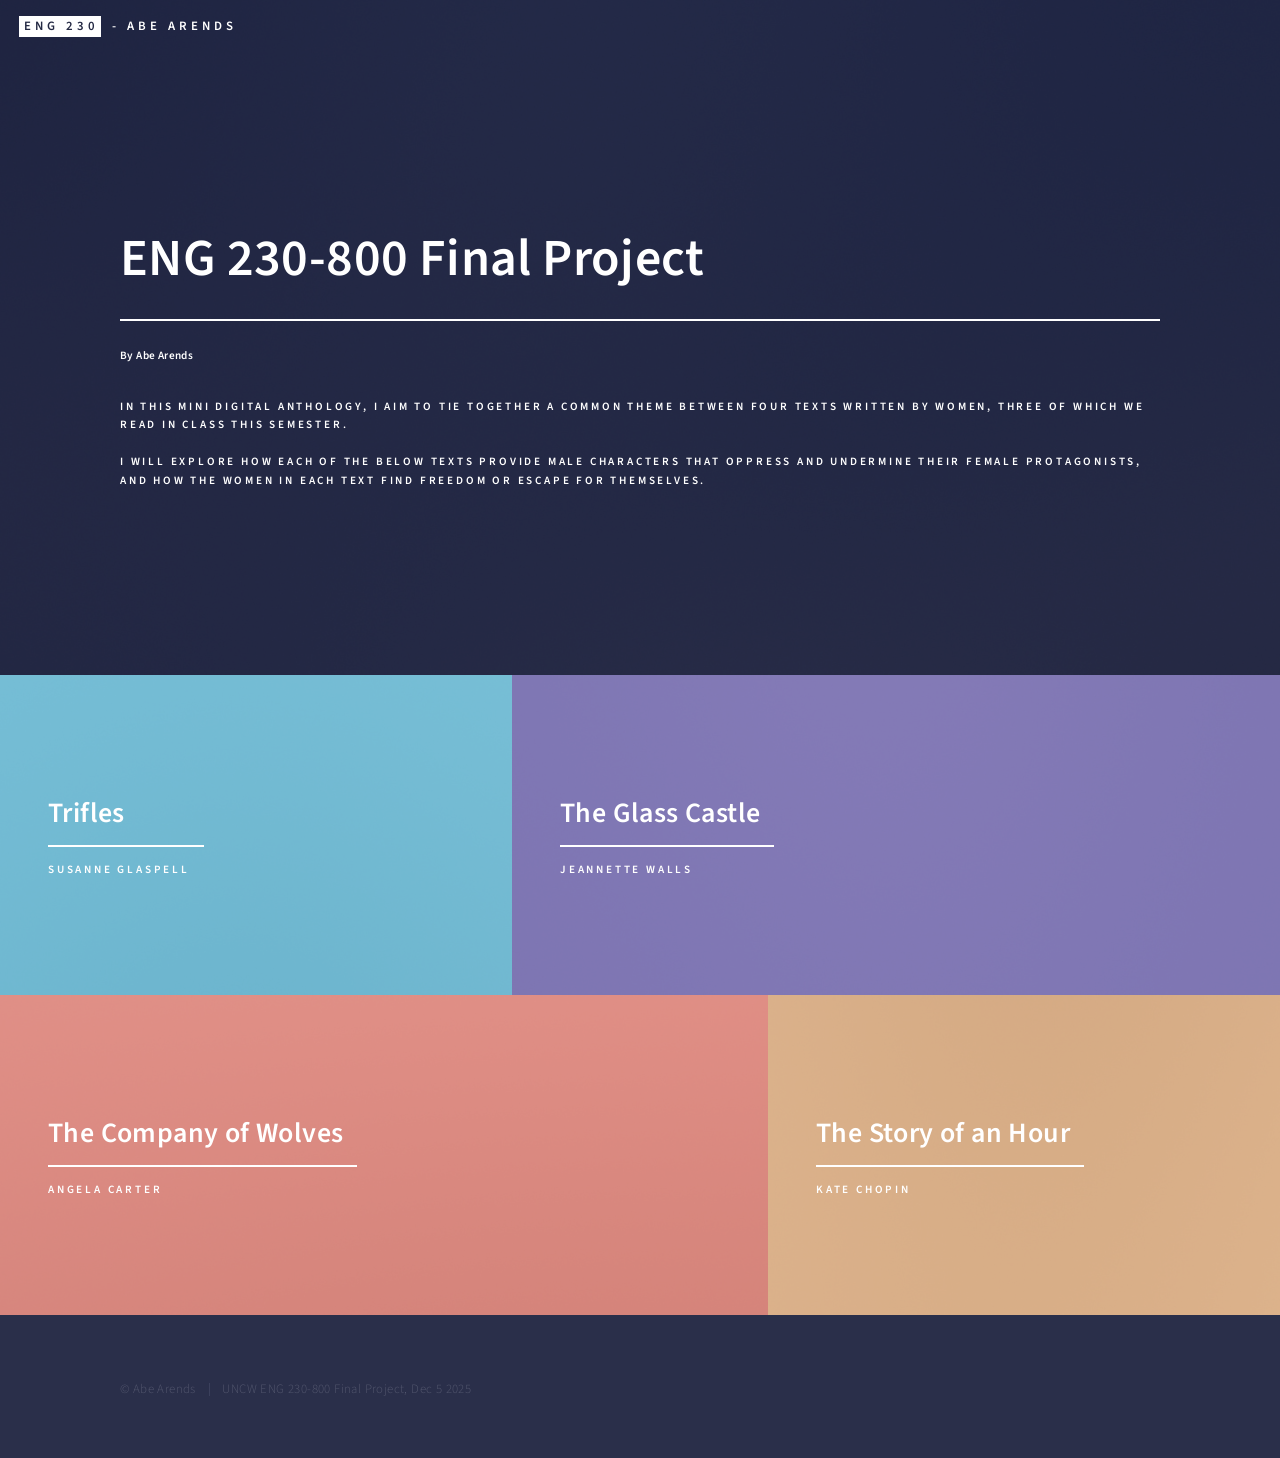
<file: index.html>
<!DOCTYPE HTML>
<!--
	Forty by HTML5 UP
	html5up.net | @ajlkn
	Free for personal and commercial use under the CCA 3.0 license (html5up.net/license)
-->
<html>
	<head>
		<title>ENG 230 Final Project</title>
		<meta charset="utf-8" />
		<meta name="viewport" content="width=device-width, initial-scale=1, user-scalable=no" />
		<link rel="stylesheet" href="assets/css/main.css" />
		<noscript><link rel="stylesheet" href="assets/css/noscript.css" /></noscript>
	</head>
	<body class="is-preload">

		<!-- Wrapper -->
			<div id="wrapper">

				<!-- Header -->
					<header id="header" class="alt">
						<a href="index.html" class="logo"><strong>ENG 230</strong> <span> - Abe Arends</span></a>
					</header>

				<!-- Menu -->
					

				<!-- Banner -->
					<section id="banner" class="major">
						<div class="inner">
							<header class="major">
								<h1>ENG 230-800 Final Project</h1>
								<h6>By Abe Arends</h6>
							</header>
							<div class="content">
								<p>In this mini digital anthology, I aim to tie together a common theme between four texts written by women, three of which we read in class this semester.<br><br>
								I will explore how each of the below texts provide male characters that oppress and undermine their female protagonists, and how the women in each text find freedom or escape for themselves.
								</p>
								
							</div>
						</div>
					</section>

				<!-- Main -->
					<div id="main">

						<!-- One -->
							<section id="one" class="tiles">
								<article>
									<span class="image">
										<img src="images/pic01.jpg" alt="" />
									</span>
									<header class="major">
										<h3><a href="trifles.html" class="link">Trifles</a></h3>
										<p>Susanne Glaspell</p>
									</header>
								</article>
								<article>
									<span class="image">
										<img src="images/pic02.jpg" alt="" />
									</span>
									<header class="major">
										<h3><a href="glass.html" class="link">The Glass Castle</a></h3>
										<p>Jeannette Walls</p>
									</header>
								</article>
								<article>
									<span class="image">
										<img src="images/pic03.jpg" alt="" />
									</span>
									<header class="major">
										<h3><a href="company.html" class="link">The Company of Wolves</a></h3>
										<p>Angela Carter</p>
									</header>
								</article>
								<article>
									<span class="image">
										<img src="images/pic04.jpg" alt="" />
									</span>
									<header class="major">
										<h3><a href="story.html" class="link">The Story of an Hour</a></h3>
										<p>Kate Chopin</p>
									</header>
								</article>
								
							</section>


										<!-- Footer -->
						<footer id="footer">
							<div class="inner">
								<ul class="copyright">
									<li>&copy; Abe Arends</li><li>UNCW ENG 230-800 Final Project, Dec 5 2025</li>
								</ul>
							</div>
						</footer>
					
					</div>
					
			

		<!-- Scripts -->
			<script src="assets/js/jquery.min.js"></script>
			<script src="assets/js/jquery.scrolly.min.js"></script>
			<script src="assets/js/jquery.scrollex.min.js"></script>
			<script src="assets/js/browser.min.js"></script>
			<script src="assets/js/breakpoints.min.js"></script>
			<script src="assets/js/util.js"></script>
			<script src="assets/js/main.js"></script>

	</body>
</html>
</file>
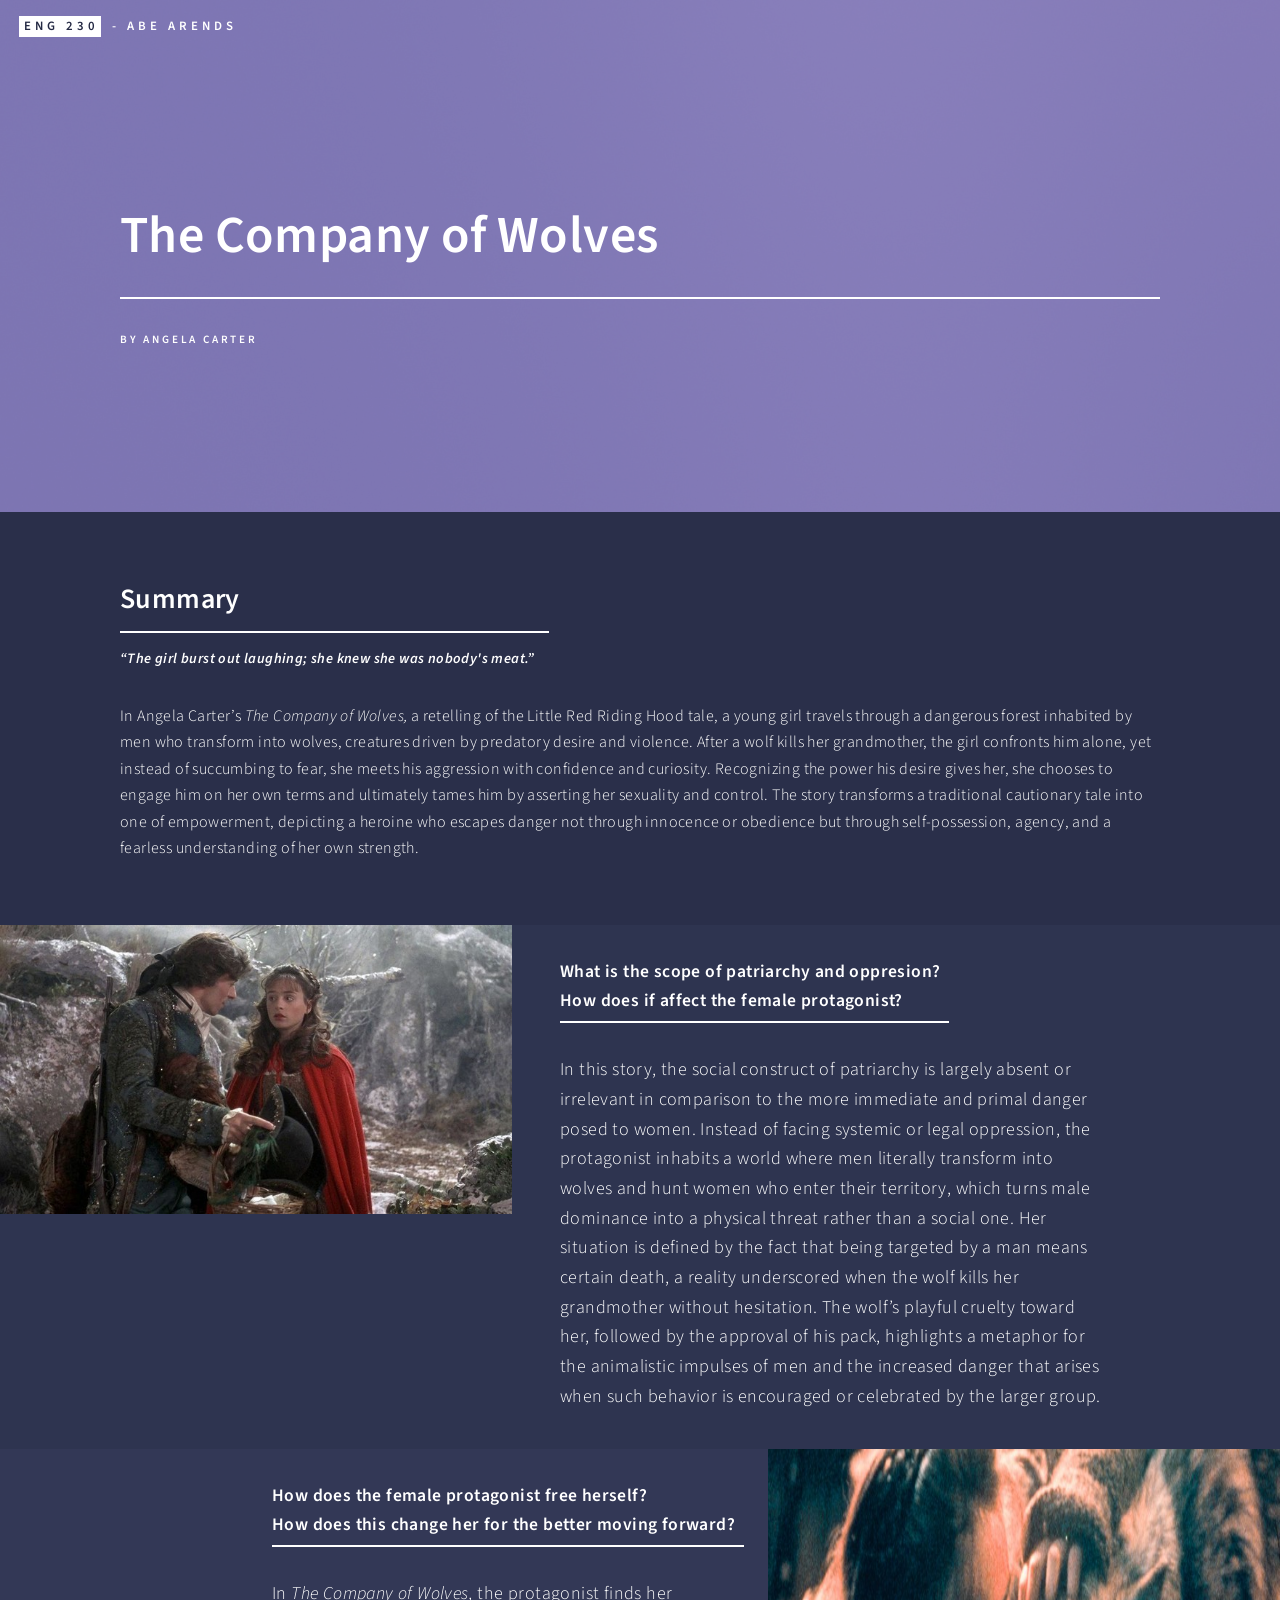
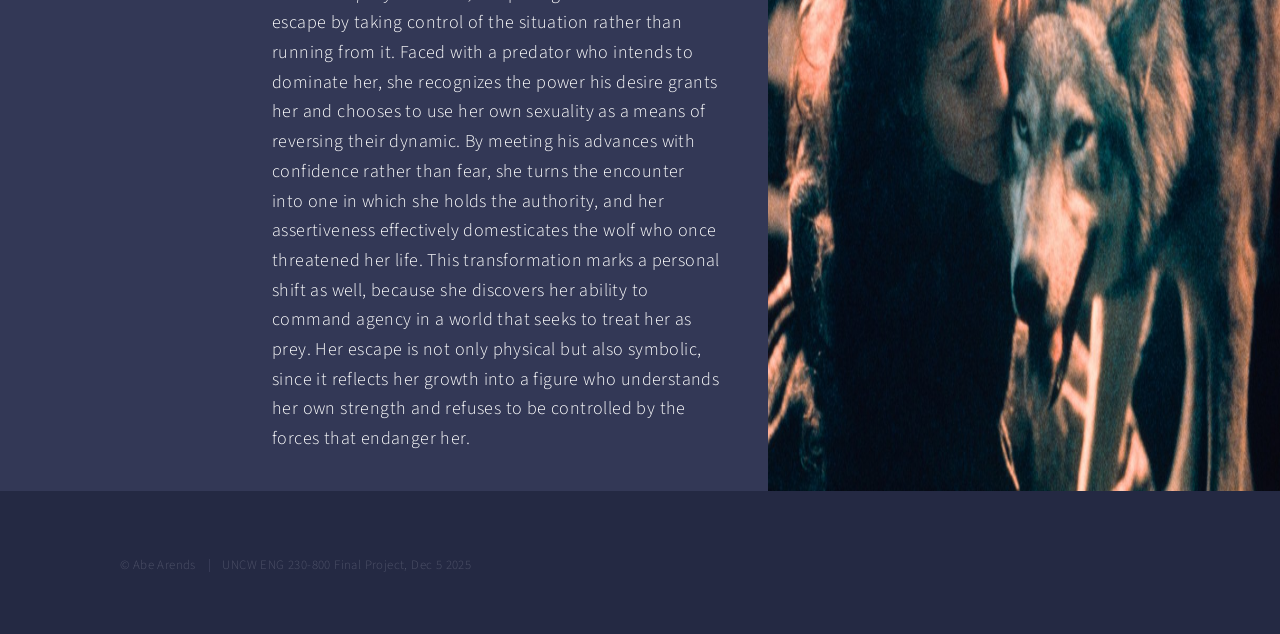
<file: company.html>
<!DOCTYPE HTML>
<html>
	<head>
		<title>ENG 230 Final Project</title>
		<meta charset="utf-8" />
		<meta name="viewport" content="width=device-width, initial-scale=1, user-scalable=no" />
		<link rel="stylesheet" href="assets/css/main.css" />
		<noscript><link rel="stylesheet" href="assets/css/noscript.css" /></noscript>
	</head>
	<body class="is-preload">

		<!-- Wrapper -->
			<div id="wrapper">

					<header id="header" class="alt">
						<a href="index.html" class="logo"><strong>ENG 230</strong> <span> - Abe Arends</span></a>
					</header>
				<!-- Banner -->
				<!-- Note: The "styleN" class below should match that of the header element. -->
					<section id="banner" class="style2">
						<div class="inner">
							<span class="image">
								<img src="images/pic07.jpg" alt="" />
							</span>
							<header class="major">
								<h1>The Company of Wolves</h1>
							</header>
							<div class="content">
								<p>By Angela Carter</p>
							</div>
						</div>
					</section>

				<!-- Main -->
					<div id="main">

						<!-- One -->
							<section id="one">
								<div class="inner">
									<header class="major">
										<h2>Summary</h2>
										<h5><i>“The girl burst out laughing; she knew she was nobody's meat.”</i></h5>
									</header>
									<p>In Angela Carter’s <i>The Company of Wolves,</i> a retelling of the Little Red Riding Hood tale, a young girl travels through a dangerous forest inhabited by men who transform into wolves, creatures driven by predatory desire and violence. After a wolf kills her grandmother, the girl confronts him alone, yet instead of succumbing to fear, she meets his aggression with confidence and curiosity. Recognizing the power his desire gives her, she chooses to engage him on her own terms and ultimately tames him by asserting her sexuality and control. The story transforms a traditional cautionary tale into one of empowerment, depicting a heroine who escapes danger not through innocence or obedience but through self-possession, agency, and a fearless understanding of her own strength. </p>
								</div>
							</section>

						<!-- Two -->
							<section id="two" class="spotlights">
								<section>
										<img src="images/wolves1.jpg" alt="" data-position="center center"
										height=85% width=40%/>
									<!--</a>-->
									<div class="content">
										<div class="inner">
											<header class="major">
												<h4 class="hsection">What is the scope of patriarchy and oppresion? <br>How does if affect the female protagonist?</h4>
											</header>
											<div style="width:90%;">
											<p style="font-size:18px;">In this story, the social construct of patriarchy is largely absent or irrelevant in comparison to the more immediate and primal danger posed to women. Instead of facing systemic or legal oppression, the protagonist inhabits a world where men literally transform into wolves and hunt women who enter their territory, which turns male dominance into a physical threat rather than a social one. Her situation is defined by the fact that being targeted by a man means certain death, a reality underscored when the wolf kills her grandmother without hesitation. The wolf’s playful cruelty toward her, followed by the approval of his pack, highlights a metaphor for the animalistic impulses of men and the increased danger that arises when such behavior is encouraged or celebrated by the larger group. </p>
											</div>
										</div>
									</div>
								</section>
								<section>
										<img src="images/wolves2.jpg" alt="" data-position="top center" 
										style="width:40%;"/>
									<div class="content">
										<div class="inner" style="padding-left:60px;">
											<header class="major">
												<h4  style="padding-left: 100px;">How does the female protagonist free herself? <br>
												How does this change her for the better moving forward?</h4>
											</header>
											<div style="width:100%; padding-left: 100px;">
											<p style="font-size:18px;">In <i>The Company of Wolves,</i> the protagonist finds her escape by taking control of the situation rather than running from it. Faced with a predator who intends to dominate her, she recognizes the power his desire grants her and chooses to use her own sexuality as a means of reversing their dynamic. By meeting his advances with confidence rather than fear, she turns the encounter into one in which she holds the authority, and her assertiveness effectively domesticates the wolf who once threatened her life. This transformation marks a personal shift as well, because she discovers her ability to command agency in a world that seeks to treat her as prey. Her escape is not only physical but also symbolic, since it reflects her growth into a figure who understands her own strength and refuses to be controlled by the forces that endanger her.</p>
											</div>
										</div>
									</div>
								</section>							
							</section>
					</div>
					<footer id="footer">
							<div class="inner">
								<ul class="copyright">
									<li>&copy; Abe Arends</li><li>UNCW ENG 230-800 Final Project, Dec 5 2025</li>
								</ul>
							</div>
						</footer>
			</div>

		<!-- Scripts -->
			<script src="assets/js/jquery.min.js"></script>
			<script src="assets/js/jquery.scrolly.min.js"></script>
			<script src="assets/js/jquery.scrollex.min.js"></script>
			<script src="assets/js/browser.min.js"></script>
			<script src="assets/js/breakpoints.min.js"></script>
			<script src="assets/js/util.js"></script>
			<script src="assets/js/main.js"></script>

	</body>
</html>
</file>
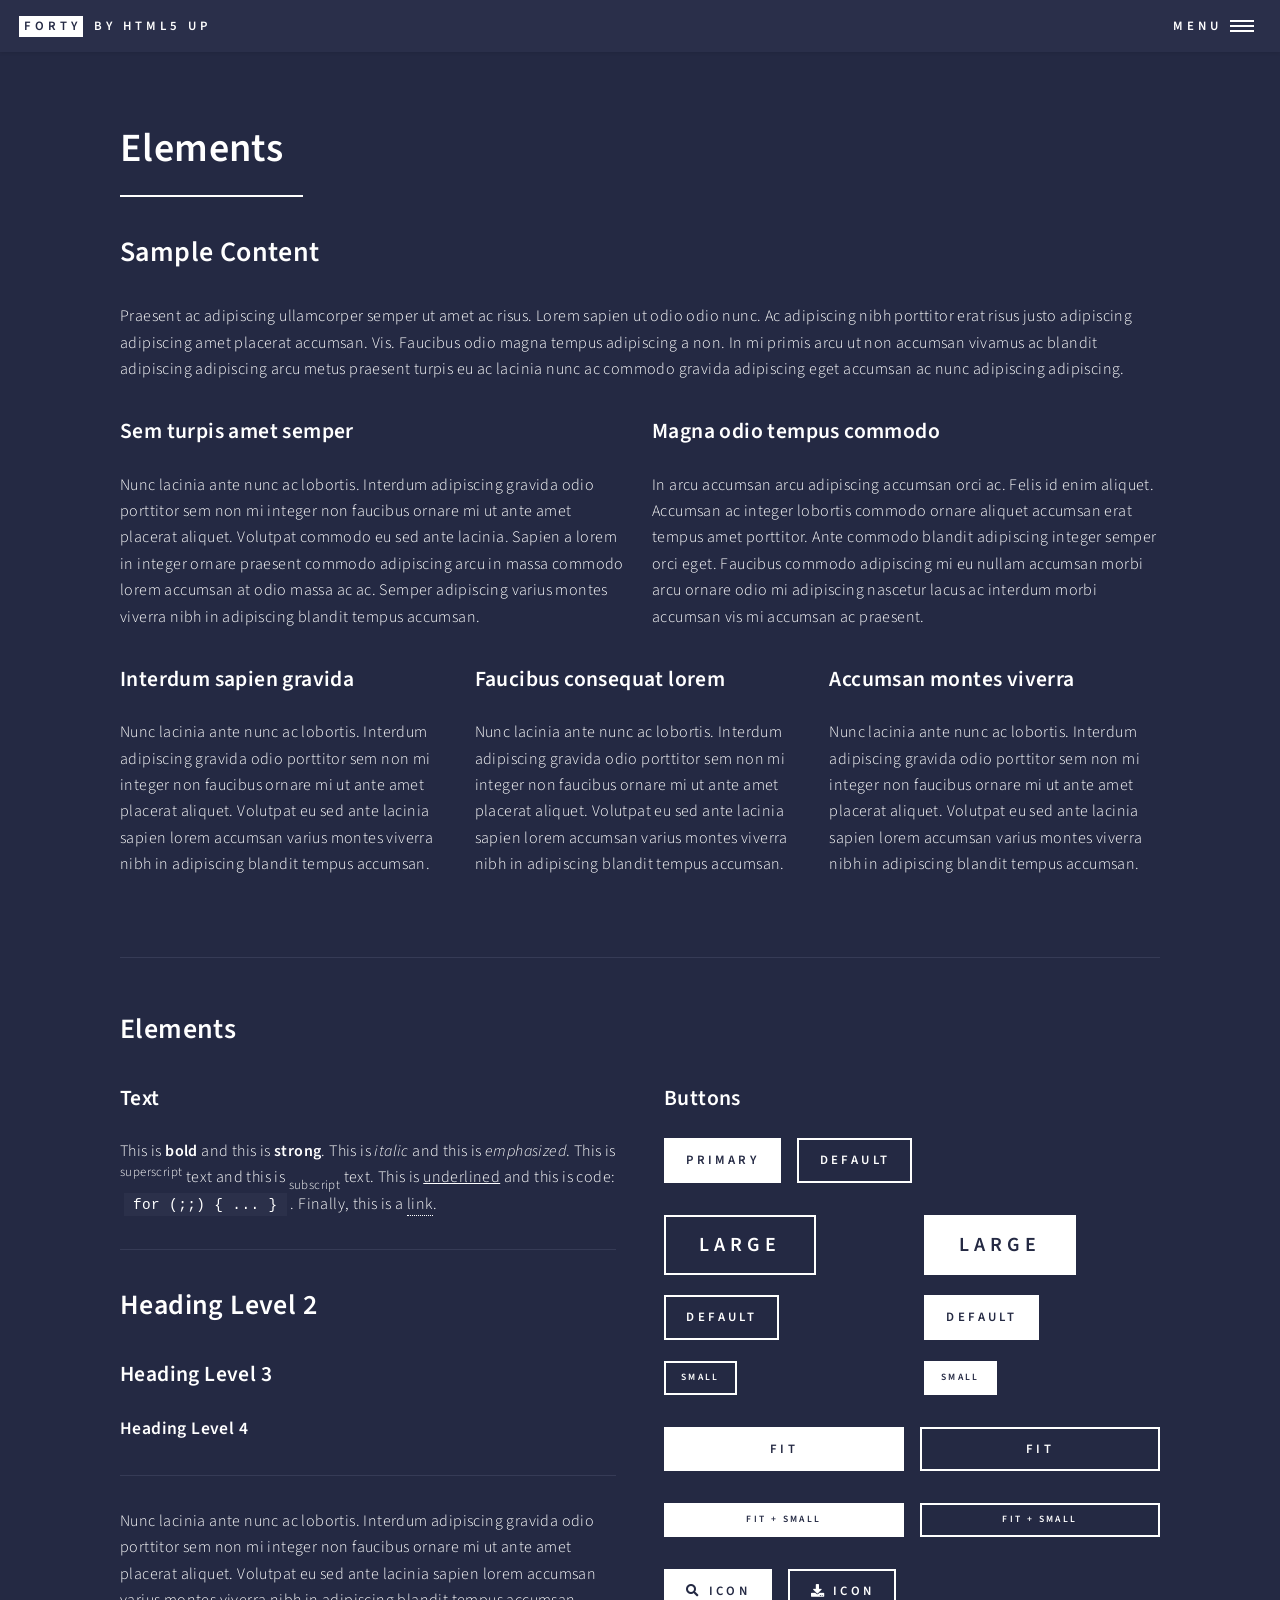
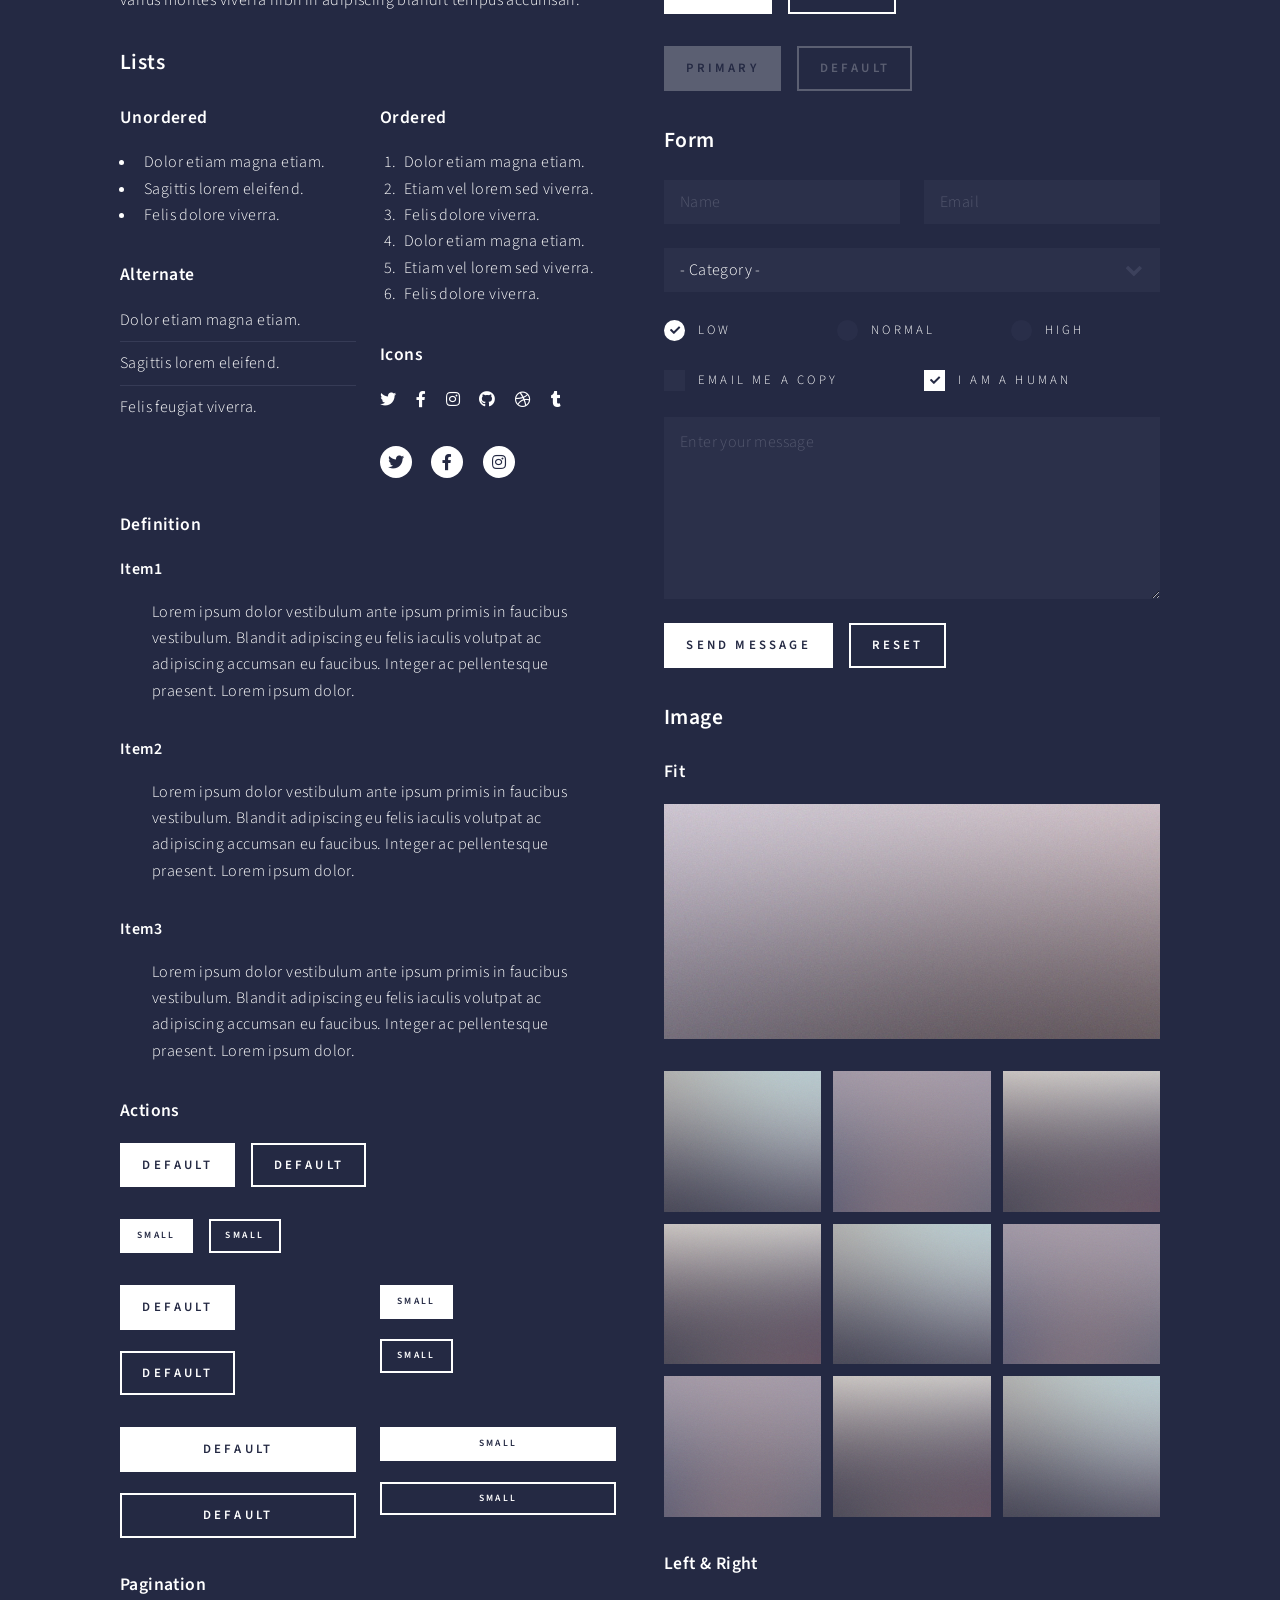
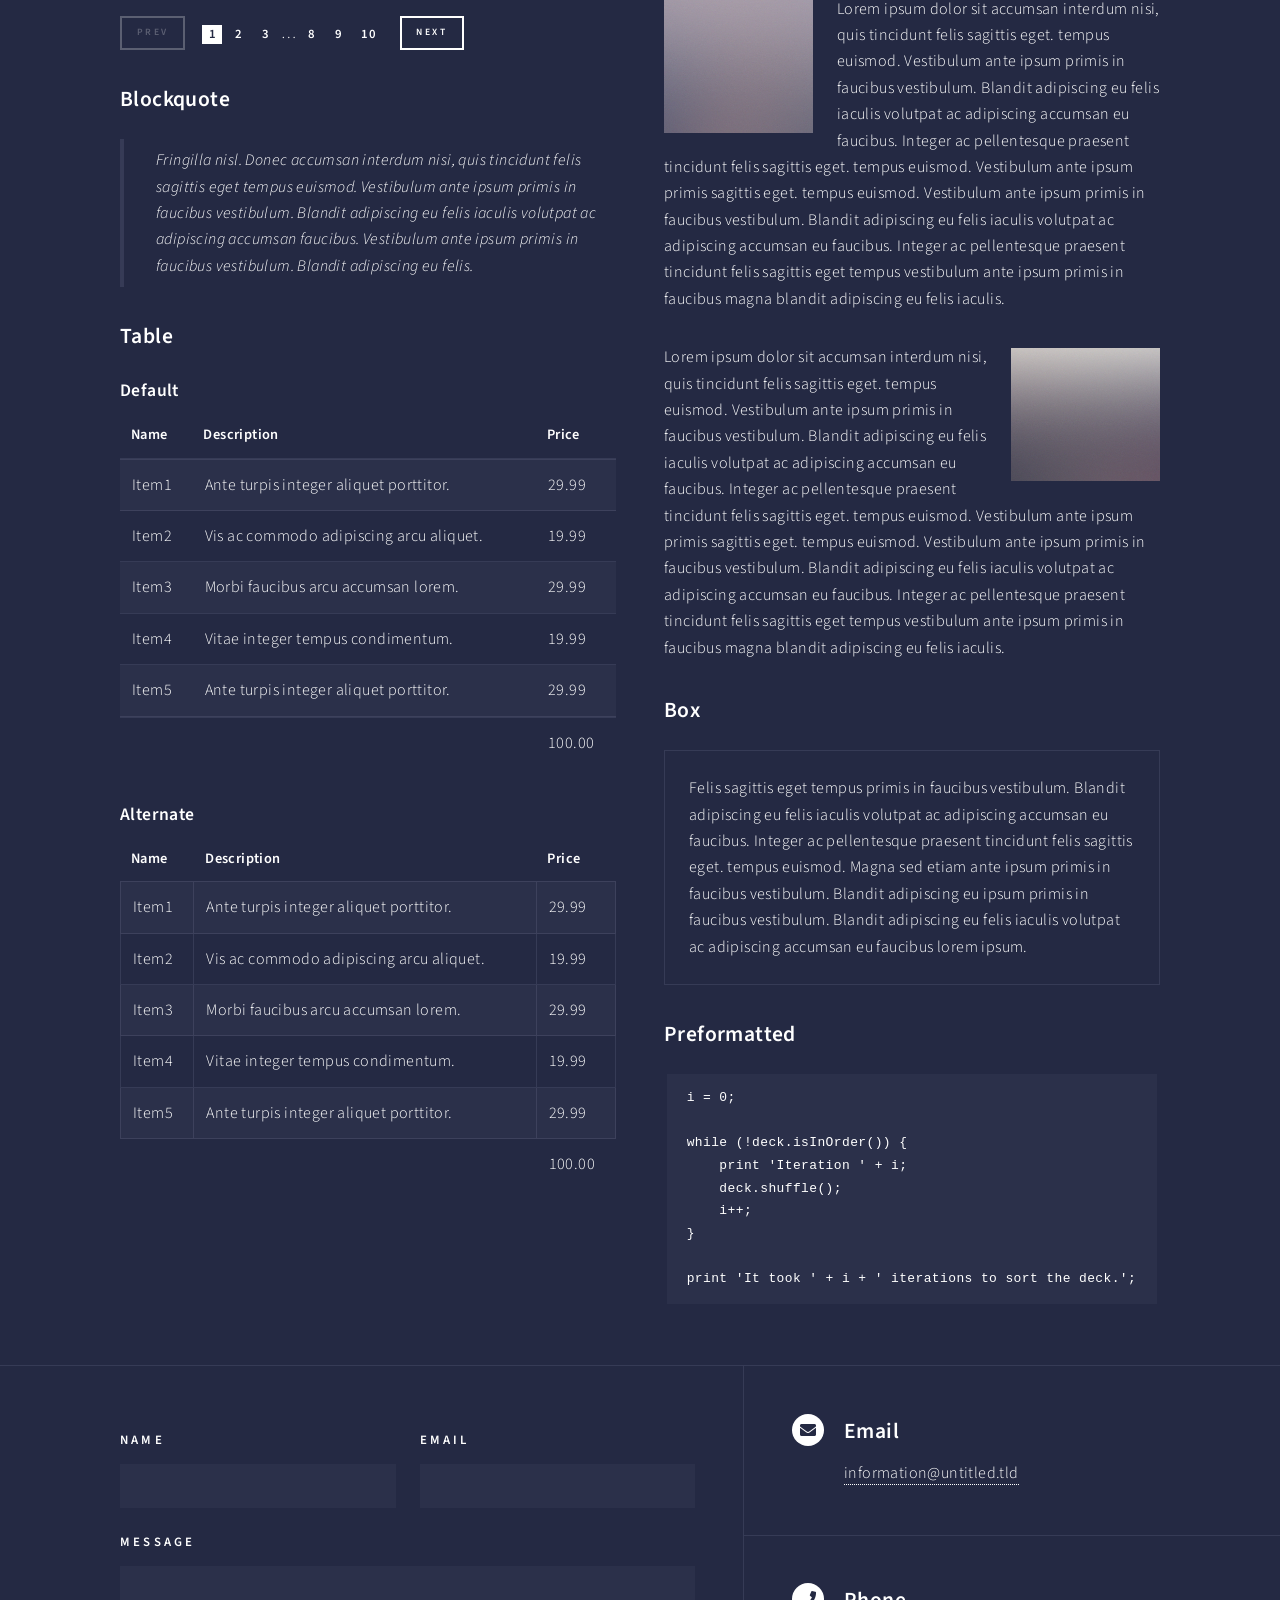
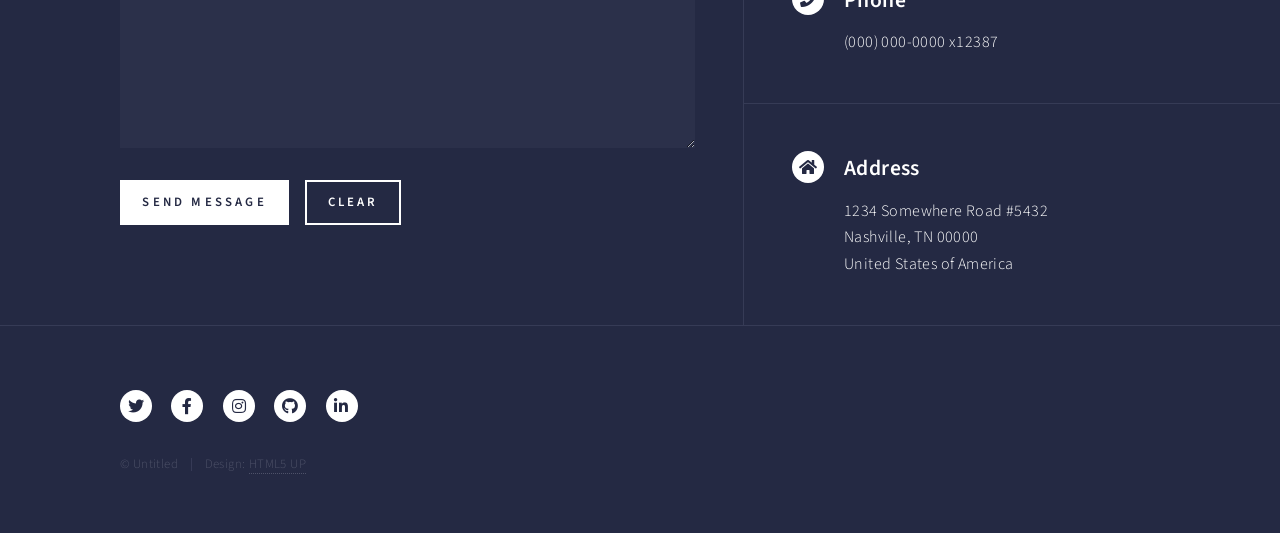
<file: elements.html>
<!DOCTYPE HTML>
<!--
	Forty by HTML5 UP
	html5up.net | @ajlkn
	Free for personal and commercial use under the CCA 3.0 license (html5up.net/license)
-->
<html>
	<head>
		<title>Elements - Forty by HTML5 UP</title>
		<meta charset="utf-8" />
		<meta name="viewport" content="width=device-width, initial-scale=1, user-scalable=no" />
		<link rel="stylesheet" href="assets/css/main.css" />
		<noscript><link rel="stylesheet" href="assets/css/noscript.css" /></noscript>
	</head>
	<body class="is-preload">

		<!-- Wrapper -->
			<div id="wrapper">

				<!-- Header -->
					<header id="header">
						<a href="index.html" class="logo"><strong>Forty</strong> <span>by HTML5 UP</span></a>
						<nav>
							<a href="#menu">Menu</a>
						</nav>
					</header>

				<!-- Menu -->
					<nav id="menu">
						<ul class="links">
							<li><a href="index.html">Home</a></li>
							<li><a href="landing.html">Landing</a></li>
							<li><a href="generic.html">Generic</a></li>
							<li><a href="elements.html">Elements</a></li>
						</ul>
						<ul class="actions stacked">
							<li><a href="#" class="button primary fit">Get Started</a></li>
							<li><a href="#" class="button fit">Log In</a></li>
						</ul>
					</nav>

				<!-- Main -->
					<div id="main" class="alt">

						<!-- One -->
							<section id="one">
								<div class="inner">
									<header class="major">
										<h1>Elements</h1>
									</header>

									<!-- Content -->
										<h2 id="content">Sample Content</h2>
										<p>Praesent ac adipiscing ullamcorper semper ut amet ac risus. Lorem sapien ut odio odio nunc. Ac adipiscing nibh porttitor erat risus justo adipiscing adipiscing amet placerat accumsan. Vis. Faucibus odio magna tempus adipiscing a non. In mi primis arcu ut non accumsan vivamus ac blandit adipiscing adipiscing arcu metus praesent turpis eu ac lacinia nunc ac commodo gravida adipiscing eget accumsan ac nunc adipiscing adipiscing.</p>
										<div class="row">
											<div class="col-6 col-12-small">
												<h3>Sem turpis amet semper</h3>
												<p>Nunc lacinia ante nunc ac lobortis. Interdum adipiscing gravida odio porttitor sem non mi integer non faucibus ornare mi ut ante amet placerat aliquet. Volutpat commodo eu sed ante lacinia. Sapien a lorem in integer ornare praesent commodo adipiscing arcu in massa commodo lorem accumsan at odio massa ac ac. Semper adipiscing varius montes viverra nibh in adipiscing blandit tempus accumsan.</p>
											</div>
											<div class="col-6 col-12-small">
												<h3>Magna odio tempus commodo</h3>
												<p>In arcu accumsan arcu adipiscing accumsan orci ac. Felis id enim aliquet. Accumsan ac integer lobortis commodo ornare aliquet accumsan erat tempus amet porttitor. Ante commodo blandit adipiscing integer semper orci eget. Faucibus commodo adipiscing mi eu nullam accumsan morbi arcu ornare odio mi adipiscing nascetur lacus ac interdum morbi accumsan vis mi accumsan ac praesent.</p>
											</div>
											<!-- Break -->
											<div class="col-4 col-12-medium">
												<h3>Interdum sapien gravida</h3>
												<p>Nunc lacinia ante nunc ac lobortis. Interdum adipiscing gravida odio porttitor sem non mi integer non faucibus ornare mi ut ante amet placerat aliquet. Volutpat eu sed ante lacinia sapien lorem accumsan varius montes viverra nibh in adipiscing blandit tempus accumsan.</p>
											</div>
											<div class="col-4 col-12-medium">
												<h3>Faucibus consequat lorem</h3>
												<p>Nunc lacinia ante nunc ac lobortis. Interdum adipiscing gravida odio porttitor sem non mi integer non faucibus ornare mi ut ante amet placerat aliquet. Volutpat eu sed ante lacinia sapien lorem accumsan varius montes viverra nibh in adipiscing blandit tempus accumsan.</p>
											</div>
											<div class="col-4 col-12-medium">
												<h3>Accumsan montes viverra</h3>
												<p>Nunc lacinia ante nunc ac lobortis. Interdum adipiscing gravida odio porttitor sem non mi integer non faucibus ornare mi ut ante amet placerat aliquet. Volutpat eu sed ante lacinia sapien lorem accumsan varius montes viverra nibh in adipiscing blandit tempus accumsan.</p>
											</div>
										</div>

									<hr class="major" />

									<!-- Elements -->
										<h2 id="elements">Elements</h2>
										<div class="row gtr-200">
											<div class="col-6 col-12-medium">

												<!-- Text stuff -->
													<h3>Text</h3>
													<p>This is <b>bold</b> and this is <strong>strong</strong>. This is <i>italic</i> and this is <em>emphasized</em>.
													This is <sup>superscript</sup> text and this is <sub>subscript</sub> text.
													This is <u>underlined</u> and this is code: <code>for (;;) { ... }</code>.
													Finally, this is a <a href="#">link</a>.</p>
													<hr />
													<h2>Heading Level 2</h2>
													<h3>Heading Level 3</h3>
													<h4>Heading Level 4</h4>
													<hr />
													<p>Nunc lacinia ante nunc ac lobortis. Interdum adipiscing gravida odio porttitor sem non mi integer non faucibus ornare mi ut ante amet placerat aliquet. Volutpat eu sed ante lacinia sapien lorem accumsan varius montes viverra nibh in adipiscing blandit tempus accumsan.</p>

												<!-- Lists -->
													<h3>Lists</h3>
													<div class="row">
														<div class="col-6 col-12-small">

															<h4>Unordered</h4>
															<ul>
																<li>Dolor etiam magna etiam.</li>
																<li>Sagittis lorem eleifend.</li>
																<li>Felis dolore viverra.</li>
															</ul>

															<h4>Alternate</h4>
															<ul class="alt">
																<li>Dolor etiam magna etiam.</li>
																<li>Sagittis lorem eleifend.</li>
																<li>Felis feugiat viverra.</li>
															</ul>

														</div>
														<div class="col-6 col-12-small">

															<h4>Ordered</h4>
															<ol>
																<li>Dolor etiam magna etiam.</li>
																<li>Etiam vel lorem sed viverra.</li>
																<li>Felis dolore viverra.</li>
																<li>Dolor etiam magna etiam.</li>
																<li>Etiam vel lorem sed viverra.</li>
																<li>Felis dolore viverra.</li>
															</ol>

															<h4>Icons</h4>
															<ul class="icons">
																<li><a href="#" class="icon brands fa-twitter"><span class="label">Twitter</span></a></li>
																<li><a href="#" class="icon brands fa-facebook-f"><span class="label">Facebook</span></a></li>
																<li><a href="#" class="icon brands fa-instagram"><span class="label">Instagram</span></a></li>
																<li><a href="#" class="icon brands fa-github"><span class="label">Github</span></a></li>
																<li><a href="#" class="icon brands fa-dribbble"><span class="label">Dribbble</span></a></li>
																<li><a href="#" class="icon brands fa-tumblr"><span class="label">Tumblr</span></a></li>
															</ul>
															<ul class="icons">
																<li><a href="#" class="icon brands alt fa-twitter"><span class="label">Twitter</span></a></li>
																<li><a href="#" class="icon brands alt fa-facebook-f"><span class="label">Facebook</span></a></li>
																<li><a href="#" class="icon brands alt fa-instagram"><span class="label">Instagram</span></a></li>
															</ul>

														</div>
													</div>
													<h4>Definition</h4>
													<dl>
														<dt>Item1</dt>
														<dd>
															<p>Lorem ipsum dolor vestibulum ante ipsum primis in faucibus vestibulum. Blandit adipiscing eu felis iaculis volutpat ac adipiscing accumsan eu faucibus. Integer ac pellentesque praesent. Lorem ipsum dolor.</p>
														</dd>
														<dt>Item2</dt>
														<dd>
															<p>Lorem ipsum dolor vestibulum ante ipsum primis in faucibus vestibulum. Blandit adipiscing eu felis iaculis volutpat ac adipiscing accumsan eu faucibus. Integer ac pellentesque praesent. Lorem ipsum dolor.</p>
														</dd>
														<dt>Item3</dt>
														<dd>
															<p>Lorem ipsum dolor vestibulum ante ipsum primis in faucibus vestibulum. Blandit adipiscing eu felis iaculis volutpat ac adipiscing accumsan eu faucibus. Integer ac pellentesque praesent. Lorem ipsum dolor.</p>
														</dd>
													</dl>

													<h4>Actions</h4>
													<ul class="actions">
														<li><a href="#" class="button primary">Default</a></li>
														<li><a href="#" class="button">Default</a></li>
													</ul>
													<ul class="actions small">
														<li><a href="#" class="button primary small">Small</a></li>
														<li><a href="#" class="button small">Small</a></li>
													</ul>
													<div class="row">
														<div class="col-6 col-12-small">
															<ul class="actions stacked">
																<li><a href="#" class="button primary">Default</a></li>
																<li><a href="#" class="button">Default</a></li>
															</ul>
														</div>
														<div class="col-6 col-12-small">
															<ul class="actions stacked">
																<li><a href="#" class="button primary small">Small</a></li>
																<li><a href="#" class="button small">Small</a></li>
															</ul>
														</div>
														<div class="col-6 col-12-small">
															<ul class="actions stacked">
																<li><a href="#" class="button primary fit">Default</a></li>
																<li><a href="#" class="button fit">Default</a></li>
															</ul>
														</div>
														<div class="col-6 col-12-small">
															<ul class="actions stacked">
																<li><a href="#" class="button primary small fit">Small</a></li>
																<li><a href="#" class="button small fit">Small</a></li>
															</ul>
														</div>
													</div>

													<h4>Pagination</h4>
													<ul class="pagination">
														<li><span class="button small disabled">Prev</span></li>
														<li><a href="#" class="page active">1</a></li>
														<li><a href="#" class="page">2</a></li>
														<li><a href="#" class="page">3</a></li>
														<li><span>&hellip;</span></li>
														<li><a href="#" class="page">8</a></li>
														<li><a href="#" class="page">9</a></li>
														<li><a href="#" class="page">10</a></li>
														<li><a href="#" class="button small">Next</a></li>
													</ul>

												<!-- Blockquote -->
													<h3>Blockquote</h3>
													<blockquote>Fringilla nisl. Donec accumsan interdum nisi, quis tincidunt felis sagittis eget tempus euismod. Vestibulum ante ipsum primis in faucibus vestibulum. Blandit adipiscing eu felis iaculis volutpat ac adipiscing accumsan faucibus. Vestibulum ante ipsum primis in faucibus vestibulum. Blandit adipiscing eu felis.</blockquote>

												<!-- Table -->
													<h3>Table</h3>

													<h4>Default</h4>
													<div class="table-wrapper">
														<table>
															<thead>
																<tr>
																	<th>Name</th>
																	<th>Description</th>
																	<th>Price</th>
																</tr>
															</thead>
															<tbody>
																<tr>
																	<td>Item1</td>
																	<td>Ante turpis integer aliquet porttitor.</td>
																	<td>29.99</td>
																</tr>
																<tr>
																	<td>Item2</td>
																	<td>Vis ac commodo adipiscing arcu aliquet.</td>
																	<td>19.99</td>
																</tr>
																<tr>
																	<td>Item3</td>
																	<td> Morbi faucibus arcu accumsan lorem.</td>
																	<td>29.99</td>
																</tr>
																<tr>
																	<td>Item4</td>
																	<td>Vitae integer tempus condimentum.</td>
																	<td>19.99</td>
																</tr>
																<tr>
																	<td>Item5</td>
																	<td>Ante turpis integer aliquet porttitor.</td>
																	<td>29.99</td>
																</tr>
															</tbody>
															<tfoot>
																<tr>
																	<td colspan="2"></td>
																	<td>100.00</td>
																</tr>
															</tfoot>
														</table>
													</div>

													<h4>Alternate</h4>
													<div class="table-wrapper">
														<table class="alt">
															<thead>
																<tr>
																	<th>Name</th>
																	<th>Description</th>
																	<th>Price</th>
																</tr>
															</thead>
															<tbody>
																<tr>
																	<td>Item1</td>
																	<td>Ante turpis integer aliquet porttitor.</td>
																	<td>29.99</td>
																</tr>
																<tr>
																	<td>Item2</td>
																	<td>Vis ac commodo adipiscing arcu aliquet.</td>
																	<td>19.99</td>
																</tr>
																<tr>
																	<td>Item3</td>
																	<td> Morbi faucibus arcu accumsan lorem.</td>
																	<td>29.99</td>
																</tr>
																<tr>
																	<td>Item4</td>
																	<td>Vitae integer tempus condimentum.</td>
																	<td>19.99</td>
																</tr>
																<tr>
																	<td>Item5</td>
																	<td>Ante turpis integer aliquet porttitor.</td>
																	<td>29.99</td>
																</tr>
															</tbody>
															<tfoot>
																<tr>
																	<td colspan="2"></td>
																	<td>100.00</td>
																</tr>
															</tfoot>
														</table>
													</div>

											</div>
											<div class="col-6 col-12-medium">

												<!-- Buttons -->
													<h3>Buttons</h3>
													<ul class="actions">
														<li><a href="#" class="button primary">Primary</a></li>
														<li><a href="#" class="button">Default</a></li>
													</ul>
													<div class="row">
														<div class="col-6 col-12-xsmall">
															<ul class="actions stacked">
																<li><a href="#" class="button large">Large</a></li>
																<li><a href="#" class="button">Default</a></li>
																<li><a href="#" class="button small">Small</a></li>
															</ul>
														</div>
														<div class="col-6 col-12-xsmall">
															<ul class="actions stacked">
																<li><a href="#" class="button primary large">Large</a></li>
																<li><a href="#" class="button primary">Default</a></li>
																<li><a href="#" class="button primary small">Small</a></li>
															</ul>
														</div>
													</div>
													<ul class="actions fit">
														<li><a href="#" class="button primary fit">Fit</a></li>
														<li><a href="#" class="button fit">Fit</a></li>
													</ul>
													<ul class="actions fit small">
														<li><a href="#" class="button primary fit small">Fit + Small</a></li>
														<li><a href="#" class="button fit small">Fit + Small</a></li>
													</ul>
													<ul class="actions">
														<li><a href="#" class="button primary icon solid fa-search">Icon</a></li>
														<li><a href="#" class="button icon solid fa-download">Icon</a></li>
													</ul>
													<ul class="actions">
														<li><span class="button primary disabled">Primary</span></li>
														<li><span class="button disabled">Default</span></li>
													</ul>

												<!-- Form -->
													<h3>Form</h3>

													<form method="post" action="#">
														<div class="row gtr-uniform">
															<div class="col-6 col-12-xsmall">
																<input type="text" name="demo-name" id="demo-name" value="" placeholder="Name" />
															</div>
															<div class="col-6 col-12-xsmall">
																<input type="email" name="demo-email" id="demo-email" value="" placeholder="Email" />
															</div>
															<!-- Break -->
															<div class="col-12">
																<select name="demo-category" id="demo-category">
																	<option value="">- Category -</option>
																	<option value="1">Manufacturing</option>
																	<option value="1">Shipping</option>
																	<option value="1">Administration</option>
																	<option value="1">Human Resources</option>
																</select>
															</div>
															<!-- Break -->
															<div class="col-4 col-12-small">
																<input type="radio" id="demo-priority-low" name="demo-priority" checked>
																<label for="demo-priority-low">Low</label>
															</div>
															<div class="col-4 col-12-small">
																<input type="radio" id="demo-priority-normal" name="demo-priority">
																<label for="demo-priority-normal">Normal</label>
															</div>
															<div class="col-4 col-12-small">
																<input type="radio" id="demo-priority-high" name="demo-priority">
																<label for="demo-priority-high">High</label>
															</div>
															<!-- Break -->
															<div class="col-6 col-12-small">
																<input type="checkbox" id="demo-copy" name="demo-copy">
																<label for="demo-copy">Email me a copy</label>
															</div>
															<div class="col-6 col-12-small">
																<input type="checkbox" id="demo-human" name="demo-human" checked>
																<label for="demo-human">I am a human</label>
															</div>
															<!-- Break -->
															<div class="col-12">
																<textarea name="demo-message" id="demo-message" placeholder="Enter your message" rows="6"></textarea>
															</div>
															<!-- Break -->
															<div class="col-12">
																<ul class="actions">
																	<li><input type="submit" value="Send Message" class="primary" /></li>
																	<li><input type="reset" value="Reset" /></li>
																</ul>
															</div>
														</div>
													</form>

												<!-- Image -->
													<h3>Image</h3>

													<h4>Fit</h4>
													<span class="image fit"><img src="images/pic03.jpg" alt="" /></span>
													<div class="box alt">
														<div class="row gtr-50 gtr-uniform">
															<div class="col-4"><span class="image fit"><img src="images/pic08.jpg" alt="" /></span></div>
															<div class="col-4"><span class="image fit"><img src="images/pic09.jpg" alt="" /></span></div>
															<div class="col-4"><span class="image fit"><img src="images/pic10.jpg" alt="" /></span></div>
															<!-- Break -->
															<div class="col-4"><span class="image fit"><img src="images/pic10.jpg" alt="" /></span></div>
															<div class="col-4"><span class="image fit"><img src="images/pic08.jpg" alt="" /></span></div>
															<div class="col-4"><span class="image fit"><img src="images/pic09.jpg" alt="" /></span></div>
															<!-- Break -->
															<div class="col-4"><span class="image fit"><img src="images/pic09.jpg" alt="" /></span></div>
															<div class="col-4"><span class="image fit"><img src="images/pic10.jpg" alt="" /></span></div>
															<div class="col-4"><span class="image fit"><img src="images/pic08.jpg" alt="" /></span></div>
														</div>
													</div>

													<h4>Left &amp; Right</h4>
													<p><span class="image left"><img src="images/pic09.jpg" alt="" /></span>Lorem ipsum dolor sit accumsan interdum nisi, quis tincidunt felis sagittis eget. tempus euismod. Vestibulum ante ipsum primis in faucibus vestibulum. Blandit adipiscing eu felis iaculis volutpat ac adipiscing accumsan eu faucibus. Integer ac pellentesque praesent tincidunt felis sagittis eget. tempus euismod. Vestibulum ante ipsum primis sagittis eget. tempus euismod. Vestibulum ante ipsum primis in faucibus vestibulum. Blandit adipiscing eu felis iaculis volutpat ac adipiscing accumsan eu faucibus. Integer ac pellentesque praesent tincidunt felis sagittis eget tempus vestibulum ante ipsum primis in faucibus magna blandit adipiscing eu felis iaculis.</p>
													<p><span class="image right"><img src="images/pic10.jpg" alt="" /></span>Lorem ipsum dolor sit accumsan interdum nisi, quis tincidunt felis sagittis eget. tempus euismod. Vestibulum ante ipsum primis in faucibus vestibulum. Blandit adipiscing eu felis iaculis volutpat ac adipiscing accumsan eu faucibus. Integer ac pellentesque praesent tincidunt felis sagittis eget. tempus euismod. Vestibulum ante ipsum primis sagittis eget. tempus euismod. Vestibulum ante ipsum primis in faucibus vestibulum. Blandit adipiscing eu felis iaculis volutpat ac adipiscing accumsan eu faucibus. Integer ac pellentesque praesent tincidunt felis sagittis eget tempus vestibulum ante ipsum primis in faucibus magna blandit adipiscing eu felis iaculis.</p>

												<!-- Box -->
													<h3>Box</h3>
													<div class="box">
														<p>Felis sagittis eget tempus primis in faucibus vestibulum. Blandit adipiscing eu felis iaculis volutpat ac adipiscing accumsan eu faucibus. Integer ac pellentesque praesent tincidunt felis sagittis eget. tempus euismod. Magna sed etiam ante ipsum primis in faucibus vestibulum. Blandit adipiscing eu ipsum primis in faucibus vestibulum. Blandit adipiscing eu felis iaculis volutpat ac adipiscing accumsan eu faucibus lorem ipsum.</p>
													</div>

												<!-- Preformatted Code -->
													<h3>Preformatted</h3>
													<pre><code>i = 0;

while (!deck.isInOrder()) {
    print 'Iteration ' + i;
    deck.shuffle();
    i++;
}

print 'It took ' + i + ' iterations to sort the deck.';
</code></pre>

											</div>
										</div>

								</div>
							</section>

					</div>

				<!-- Contact -->
					<section id="contact">
						<div class="inner">
							<section>
								<form method="post" action="#">
									<div class="fields">
										<div class="field half">
											<label for="name">Name</label>
											<input type="text" name="name" id="name" />
										</div>
										<div class="field half">
											<label for="email">Email</label>
											<input type="text" name="email" id="email" />
										</div>
										<div class="field">
											<label for="message">Message</label>
											<textarea name="message" id="message" rows="6"></textarea>
										</div>
									</div>
									<ul class="actions">
										<li><input type="submit" value="Send Message" class="primary" /></li>
										<li><input type="reset" value="Clear" /></li>
									</ul>
								</form>
							</section>
							<section class="split">
								<section>
									<div class="contact-method">
										<span class="icon solid alt fa-envelope"></span>
										<h3>Email</h3>
										<a href="#">information@untitled.tld</a>
									</div>
								</section>
								<section>
									<div class="contact-method">
										<span class="icon solid alt fa-phone"></span>
										<h3>Phone</h3>
										<span>(000) 000-0000 x12387</span>
									</div>
								</section>
								<section>
									<div class="contact-method">
										<span class="icon solid alt fa-home"></span>
										<h3>Address</h3>
										<span>1234 Somewhere Road #5432<br />
										Nashville, TN 00000<br />
										United States of America</span>
									</div>
								</section>
							</section>
						</div>
					</section>

				<!-- Footer -->
					<footer id="footer">
						<div class="inner">
							<ul class="icons">
								<li><a href="#" class="icon brands alt fa-twitter"><span class="label">Twitter</span></a></li>
								<li><a href="#" class="icon brands alt fa-facebook-f"><span class="label">Facebook</span></a></li>
								<li><a href="#" class="icon brands alt fa-instagram"><span class="label">Instagram</span></a></li>
								<li><a href="#" class="icon brands alt fa-github"><span class="label">GitHub</span></a></li>
								<li><a href="#" class="icon brands alt fa-linkedin-in"><span class="label">LinkedIn</span></a></li>
							</ul>
							<ul class="copyright">
								<li>&copy; Untitled</li><li>Design: <a href="https://html5up.net">HTML5 UP</a></li>
							</ul>
						</div>
					</footer>

			</div>

		<!-- Scripts -->
			<script src="assets/js/jquery.min.js"></script>
			<script src="assets/js/jquery.scrolly.min.js"></script>
			<script src="assets/js/jquery.scrollex.min.js"></script>
			<script src="assets/js/browser.min.js"></script>
			<script src="assets/js/breakpoints.min.js"></script>
			<script src="assets/js/util.js"></script>
			<script src="assets/js/main.js"></script>

	</body>
</html>
</file>
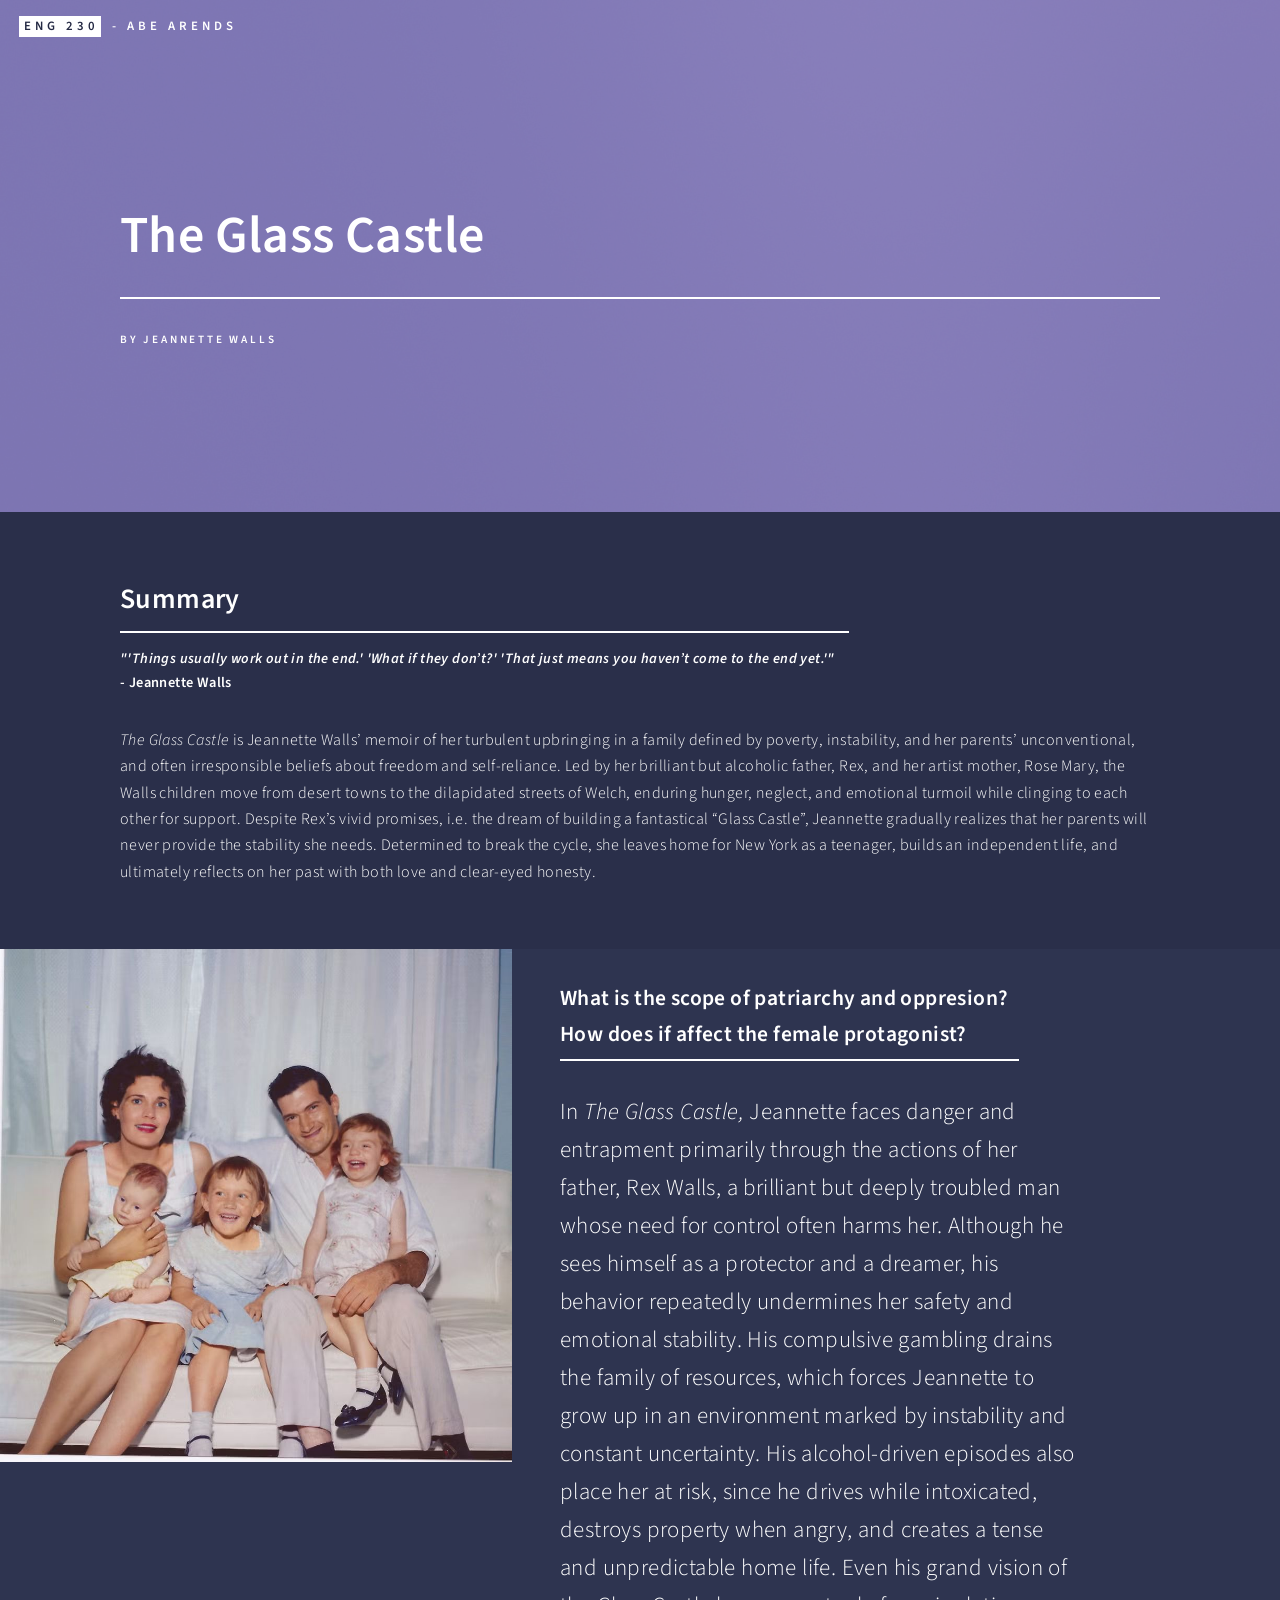
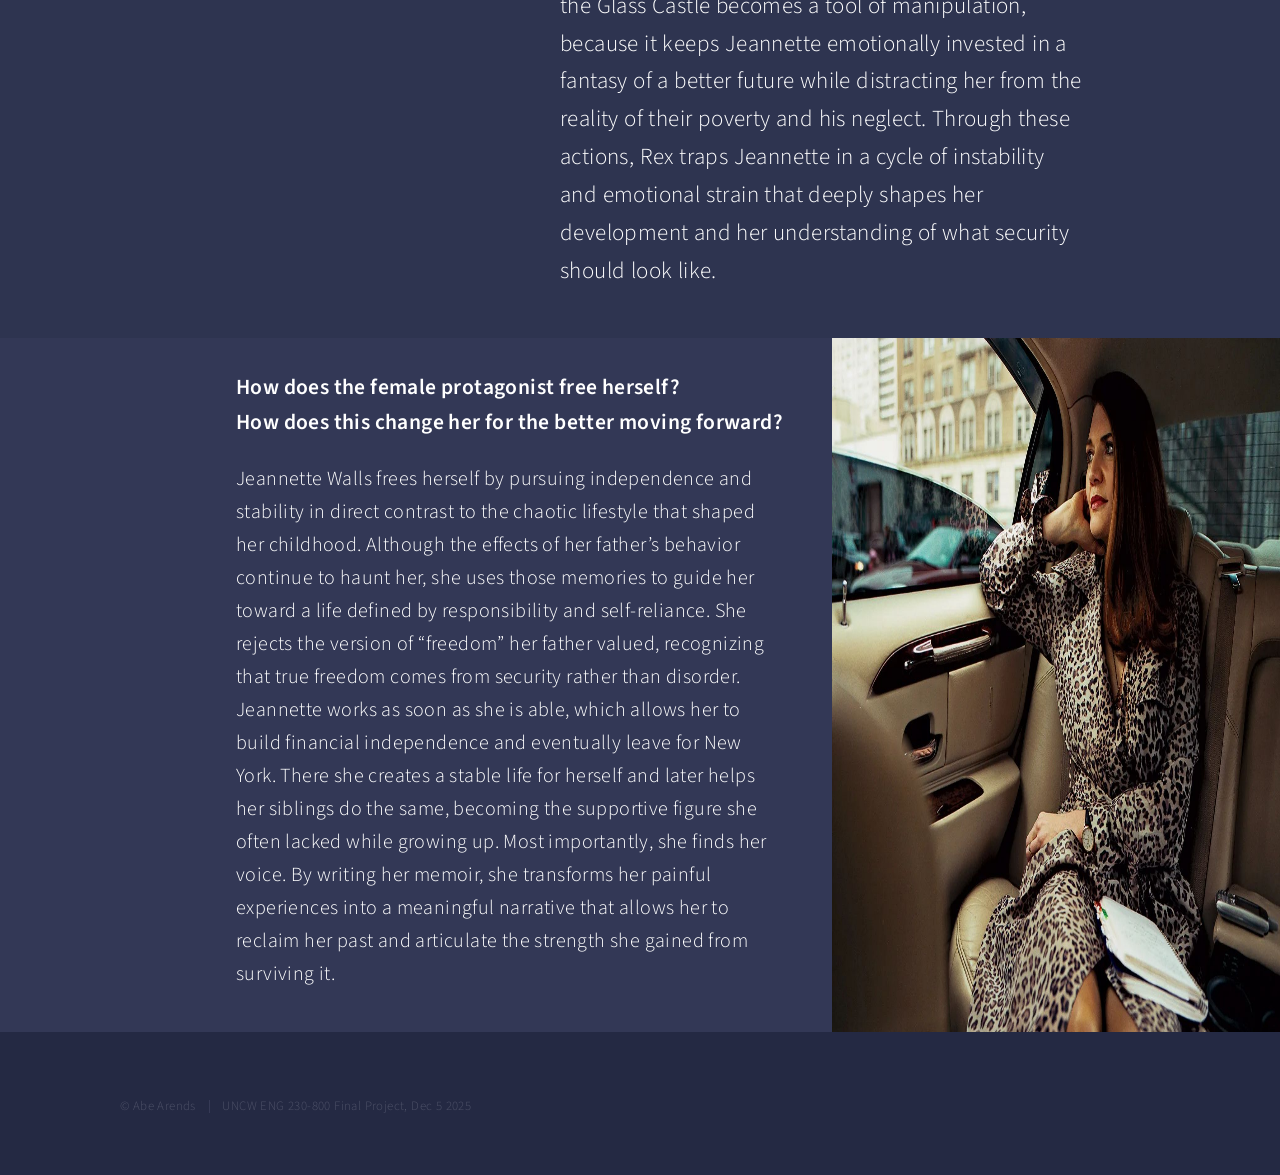
<file: glass.html>
<!DOCTYPE HTML>
<html>
	<head>
		<title>ENG 230 Final Project</title>
		<meta charset="utf-8" />
		<meta name="viewport" content="width=device-width, initial-scale=1, user-scalable=no" />
		<link rel="stylesheet" href="assets/css/main.css" />
		<noscript><link rel="stylesheet" href="assets/css/noscript.css" /></noscript>
	</head>
	<body class="is-preload">

		<!-- Wrapper -->
			<div id="wrapper">

					<header id="header" class="alt">
						<a href="index.html" class="logo"><strong>ENG 230</strong> <span> - Abe Arends</span></a>
					</header>
				<!-- Banner -->
				<!-- Note: The "styleN" class below should match that of the header element. -->
					<section id="banner" class="style2">
						<div class="inner">
							<span class="image">
								<img src="images/pic07.jpg" alt="" />
							</span>
							<header class="major">
								<h1>The Glass Castle</h1>
							</header>
							<div class="content">
								<p>By Jeannette Walls</p>
							</div>
						</div>
					</section>

				<!-- Main -->
					<div id="main">

						<!-- One -->
							<section id="one">
								<div class="inner">
									<header class="major">
										<h2>Summary</h2>
										<h5><i>"'Things usually work out in the end.' 'What if they don’t?' 'That just means you haven’t come to the end yet.'"</i> <br>- Jeannette Walls</h5>
									</header>
									<p><i>The Glass Castle</i> is Jeannette Walls’ memoir of her turbulent upbringing in a family defined by poverty, instability, and her parents’ unconventional, and often irresponsible beliefs about freedom and self-reliance. Led by her brilliant but alcoholic father, Rex, and her artist mother, Rose Mary, the Walls children move from desert towns to the dilapidated streets of Welch, enduring hunger, neglect, and emotional turmoil while clinging to each other for support. Despite Rex’s vivid promises, i.e. the dream of building a fantastical “Glass Castle”, Jeannette gradually realizes that her parents will never provide the stability she needs. Determined to break the cycle, she leaves home for New York as a teenager, builds an independent life, and ultimately reflects on her past with both love and clear-eyed honesty. </p>
								</div>
							</section>

						<!-- Two -->
							<section id="two" class="spotlights">
								<section>
										<img src="images/wells_family.jpg" alt="" data-position="center center"
										height=85% width=40%/>
									<!--</a>-->
									<div class="content">
										<div class="inner">
											<header class="major">
												<h3 class="hsection">What is the scope of patriarchy and oppresion? <br>How does if affect the female protagonist?</h3>
											</header>
											<div style="width:90%; padding-right:25px;">
											<p style="font-size:23px;">In <i>The Glass Castle,</i> Jeannette faces danger and entrapment primarily through the actions of her father, Rex Walls, a brilliant but deeply troubled man whose need for control often harms her. Although he sees himself as a protector and a dreamer, his behavior repeatedly undermines her safety and emotional stability. His compulsive gambling drains the family of resources, which forces Jeannette to grow up in an environment marked by instability and constant uncertainty. His alcohol-driven episodes also place her at risk, since he drives while intoxicated, destroys property when angry, and creates a tense and unpredictable home life. Even his grand vision of the Glass Castle becomes a tool of manipulation, because it keeps Jeannette emotionally invested in a fantasy of a better future while distracting her from the reality of their poverty and his neglect. Through these actions, Rex traps Jeannette in a cycle of instability and emotional strain that deeply shapes her development and her understanding of what security should look like. </p>
											</div>
										</div>
									</div>
								</section>
								<section>
										<img src="images/Jeanette-Walls-april-2005.jpg" alt="" data-position="top center" 
										style="width:35%"/>
									<div class="content">
										<div class="inner" style="padding-left: 60px;>
											<header class="major">
												<h3>How does the female protagonist free herself? <br>
												How does this change her for the better moving forward?</h3>
											</header>
											<div style="width:100%;">
											<p style="font-size:20px;">Jeannette Walls frees herself by pursuing independence and stability in direct contrast to the chaotic lifestyle that shaped her childhood. Although the effects of her father’s behavior continue to haunt her, she uses those memories to guide her toward a life defined by responsibility and self-reliance. She rejects the version of “freedom” her father valued, recognizing that true freedom comes from security rather than disorder. Jeannette works as soon as she is able, which allows her to build financial independence and eventually leave for New York. There she creates a stable life for herself and later helps her siblings do the same, becoming the supportive figure she often lacked while growing up. Most importantly, she finds her voice. By writing her memoir, she transforms her painful experiences into a meaningful narrative that allows her to reclaim her past and articulate the strength she gained from surviving it.</p>
											</div>
										</div>
									</div>
								</section>							
							</section>
					</div>
					<footer id="footer">
							<div class="inner">
								<ul class="copyright">
									<li>&copy; Abe Arends</li><li>UNCW ENG 230-800 Final Project, Dec 5 2025</li>
								</ul>
							</div>
						</footer>
			</div>

		<!-- Scripts -->
			<script src="assets/js/jquery.min.js"></script>
			<script src="assets/js/jquery.scrolly.min.js"></script>
			<script src="assets/js/jquery.scrollex.min.js"></script>
			<script src="assets/js/browser.min.js"></script>
			<script src="assets/js/breakpoints.min.js"></script>
			<script src="assets/js/util.js"></script>
			<script src="assets/js/main.js"></script>

	</body>
</html>
</file>
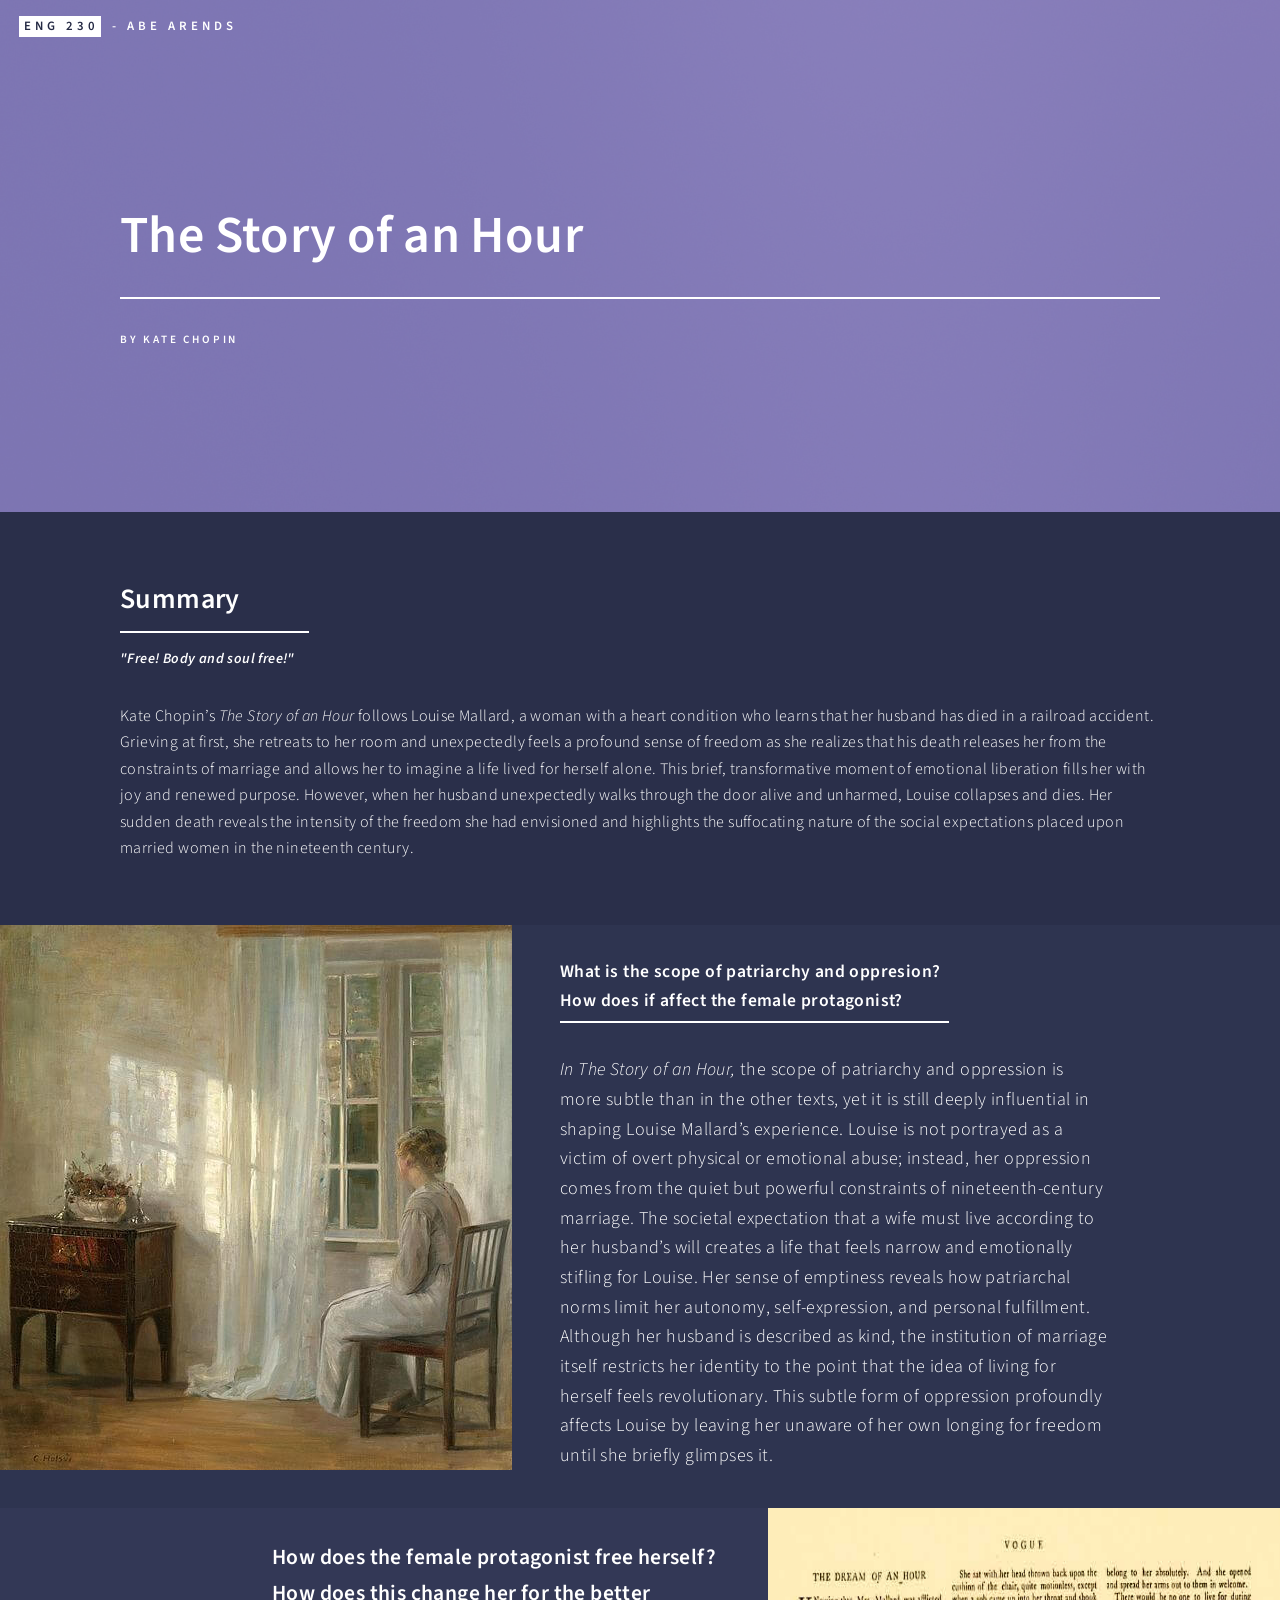
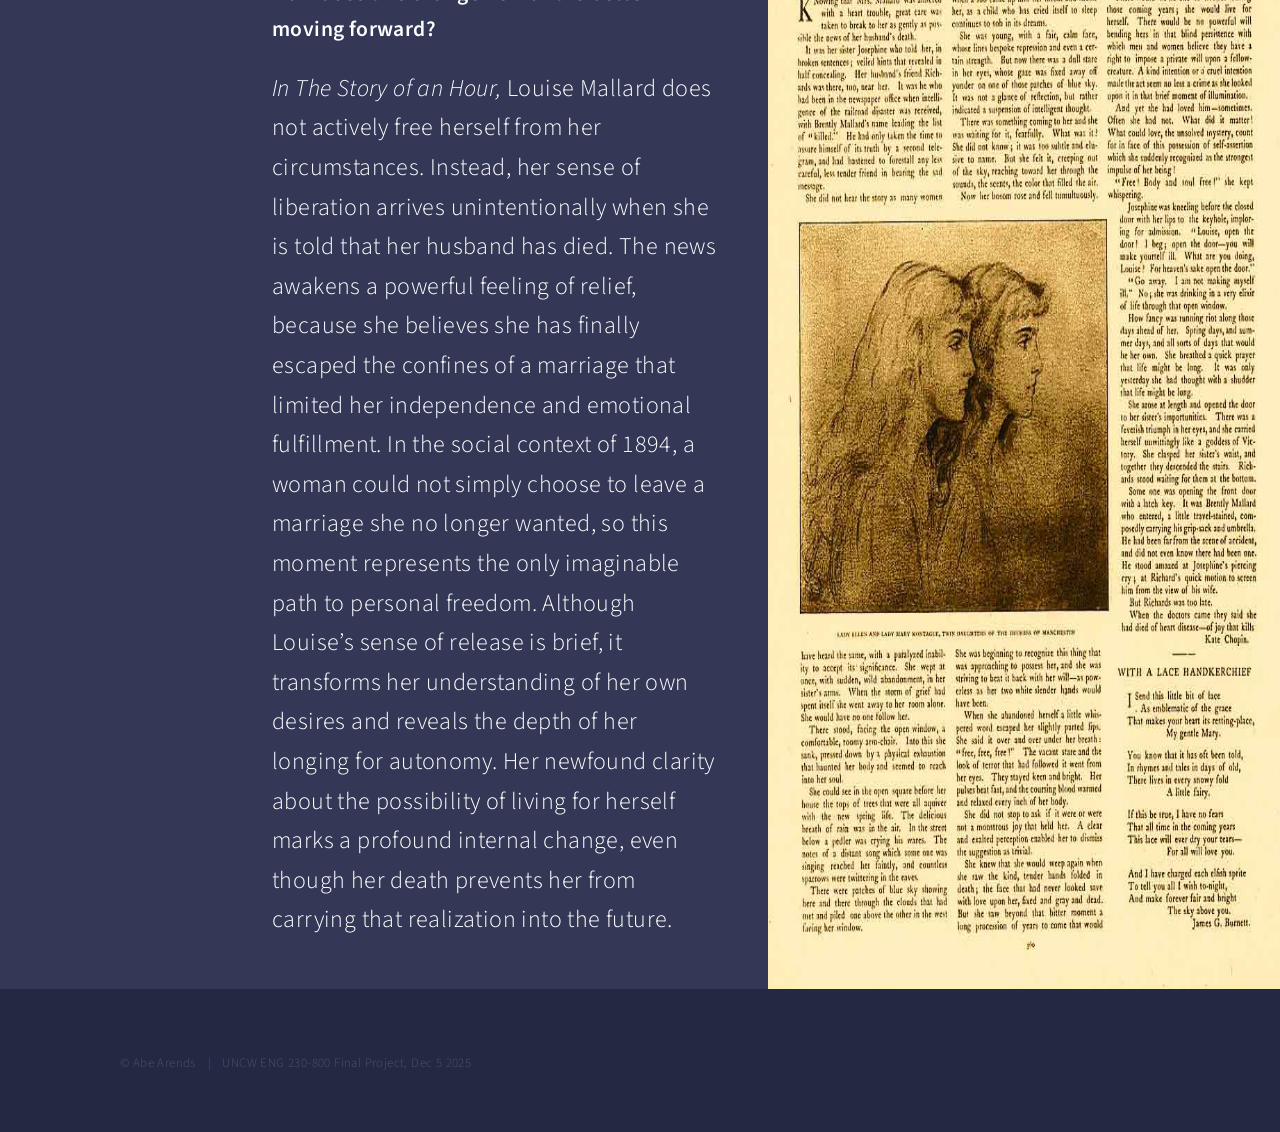
<file: story.html>
<!DOCTYPE HTML>
<html>
	<head>
		<title>ENG 230 Final Project</title>
		<meta charset="utf-8" />
		<meta name="viewport" content="width=device-width, initial-scale=1, user-scalable=no" />
		<link rel="stylesheet" href="assets/css/main.css" />
		<noscript><link rel="stylesheet" href="assets/css/noscript.css" /></noscript>
	</head>
	<body class="is-preload">

		<!-- Wrapper -->
			<div id="wrapper">

					<header id="header" class="alt">
						<a href="index.html" class="logo"><strong>ENG 230</strong> <span> - Abe Arends</span></a>
					</header>
				<!-- Banner -->
				<!-- Note: The "styleN" class below should match that of the header element. -->
					<section id="banner" class="style2">
						<div class="inner">
							<span class="image">
								<img src="images/pic07.jpg" alt="" />
							</span>
							<header class="major">
								<h1>The Story of an Hour</h1>
							</header>
							<div class="content">
								<p>By Kate Chopin</p>
							</div>
						</div>
					</section>

				<!-- Main -->
					<div id="main">

						<!-- One -->
							<section id="one">
								<div class="inner">
									<header class="major">
										<h2>Summary</h2>
										<h5><i>"Free! Body and soul free!"</i></h5>
									</header>
									<p>Kate Chopin’s <i>The Story of an Hour</i> follows Louise Mallard, a woman with a heart condition who learns that her husband has died in a railroad accident. Grieving at first, she retreats to her room and unexpectedly feels a profound sense of freedom as she realizes that his death releases her from the constraints of marriage and allows her to imagine a life lived for herself alone. This brief, transformative moment of emotional liberation fills her with joy and renewed purpose. However, when her husband unexpectedly walks through the door alive and unharmed, Louise collapses and dies. Her sudden death reveals the intensity of the freedom she had envisioned and highlights the suffocating nature of the social expectations placed upon married women in the nineteenth century.</p>
								</div>
							</section>

						<!-- Two -->
							<section id="two" class="spotlights">
								<section>
										<img src="images/the-story-of-an-hour.jpg" alt="" data-position="center center"
										height=85% width=40%/>
									<!--</a>-->
									<div class="content">
										<div class="inner">
											<header class="major">
												<h4 class="hsection">What is the scope of patriarchy and oppresion? <br>How does if affect the female protagonist?</h4>
											</header>
											<div style="width:90%;">
											<p style="font-size:18px;"><i>In The Story of an Hour,</i> the scope of patriarchy and oppression is more subtle than in the other texts, yet it is still deeply influential in shaping Louise Mallard’s experience. Louise is not portrayed as a victim of overt physical or emotional abuse; instead, her oppression comes from the quiet but powerful constraints of nineteenth-century marriage. The societal expectation that a wife must live according to her husband’s will creates a life that feels narrow and emotionally stifling for Louise. Her sense of emptiness reveals how patriarchal norms limit her autonomy, self-expression, and personal fulfillment. Although her husband is described as kind, the institution of marriage itself restricts her identity to the point that the idea of living for herself feels revolutionary. This subtle form of oppression profoundly affects Louise by leaving her unaware of her own longing for freedom until she briefly glimpses it. </p>
											</div>
										</div>
									</div>
								</section>
								<section>
										<img src="images/VogueDream.jpg" alt="" data-position="top center" 
										style="width:40%"/>
									<div class="content">
										<div class="inner" style="padding-left: 60px;>
											<header class="major">
												<h3 style="padding-left:100px;">How does the female protagonist free herself? <br>
												How does this change her for the better moving forward?</h3>
											</header>
											<div style="width:100%; padding-left:100px;">
											<p style="font-size:24px;"><i>In The Story of an Hour,</i> Louise Mallard does not actively free herself from her circumstances. Instead, her sense of liberation arrives unintentionally when she is told that her husband has died. The news awakens a powerful feeling of relief, because she believes she has finally escaped the confines of a marriage that limited her independence and emotional fulfillment. In the social context of 1894, a woman could not simply choose to leave a marriage she no longer wanted, so this moment represents the only imaginable path to personal freedom. Although Louise’s sense of release is brief, it transforms her understanding of her own desires and reveals the depth of her longing for autonomy. Her newfound clarity about the possibility of living for herself marks a profound internal change, even though her death prevents her from carrying that realization into the future.</p>
											</div>
										</div>
									</div>
								</section>							
							</section>
					</div>
					<footer id="footer">
							<div class="inner">
								<ul class="copyright">
									<li>&copy; Abe Arends</li><li>UNCW ENG 230-800 Final Project, Dec 5 2025</li>
								</ul>
							</div>
						</footer>
			</div>

		<!-- Scripts -->
			<script src="assets/js/jquery.min.js"></script>
			<script src="assets/js/jquery.scrolly.min.js"></script>
			<script src="assets/js/jquery.scrollex.min.js"></script>
			<script src="assets/js/browser.min.js"></script>
			<script src="assets/js/breakpoints.min.js"></script>
			<script src="assets/js/util.js"></script>
			<script src="assets/js/main.js"></script>

	</body>
</html>
</file>
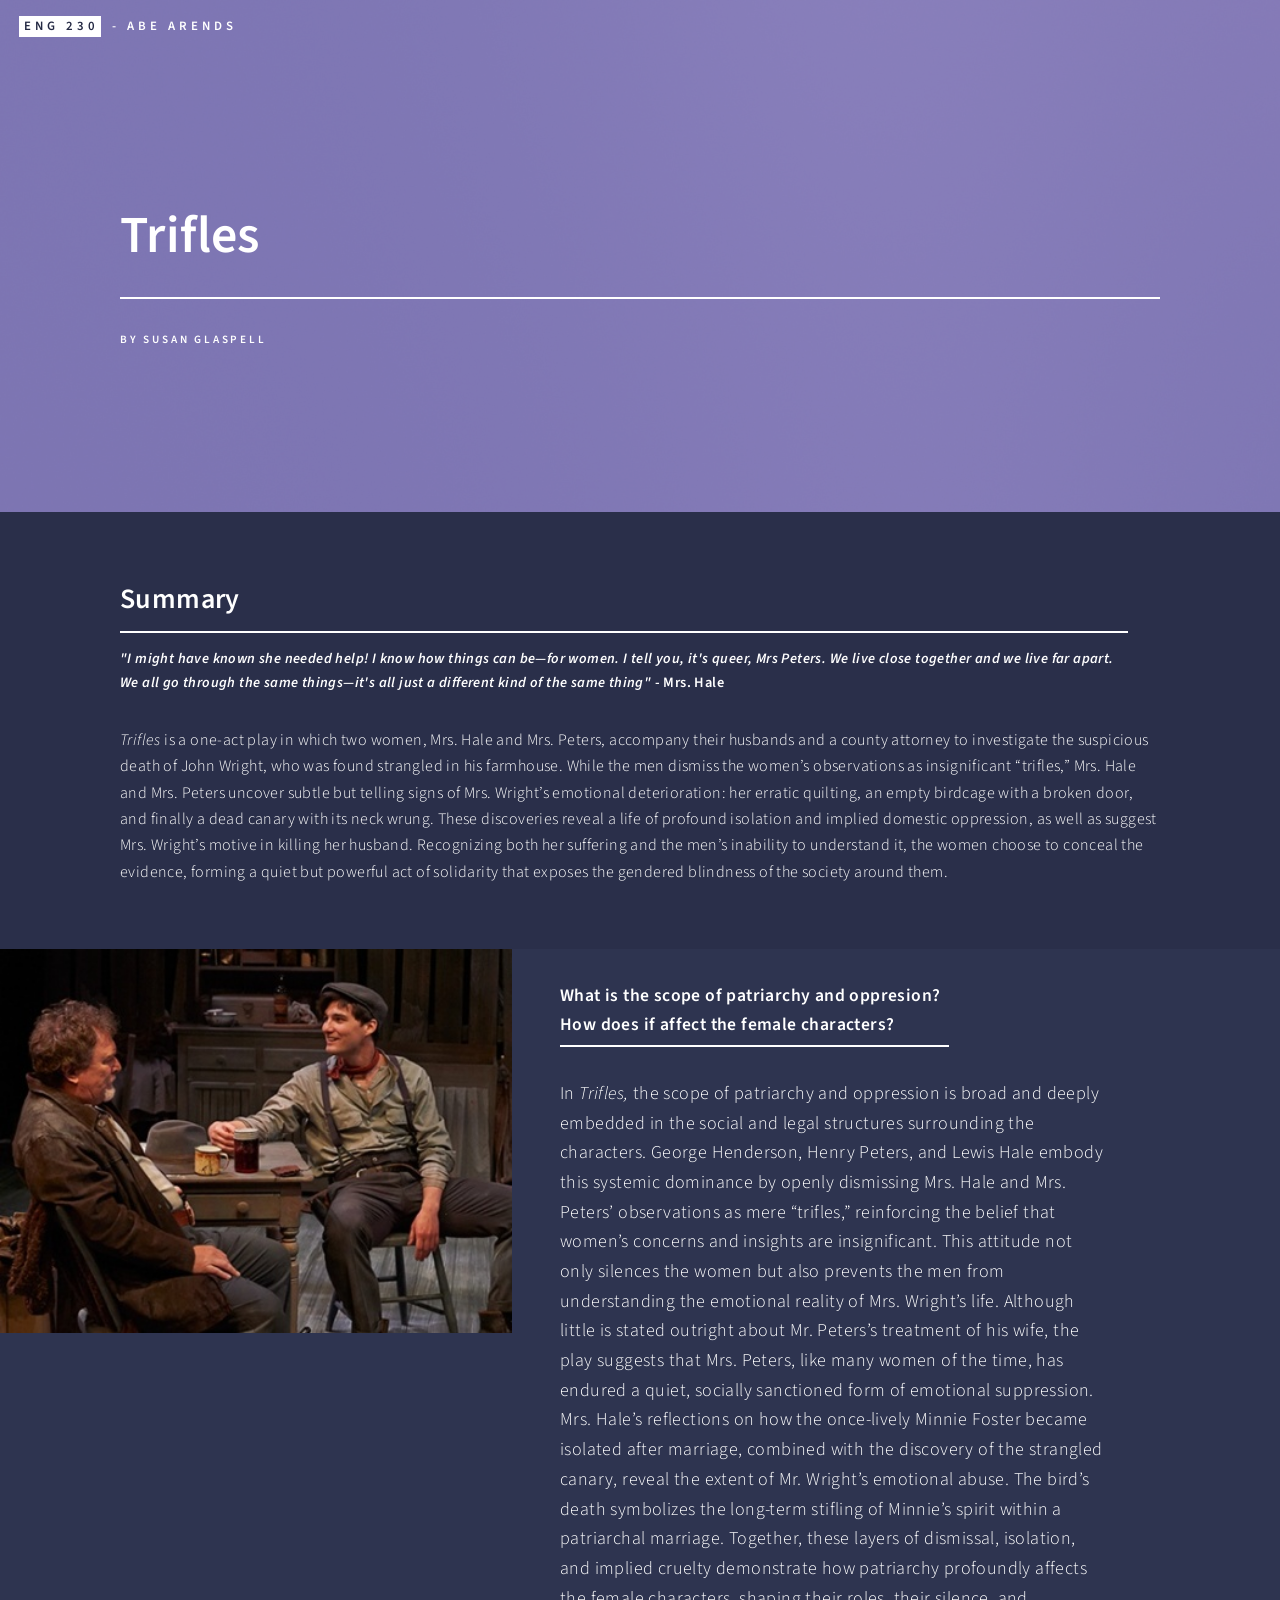
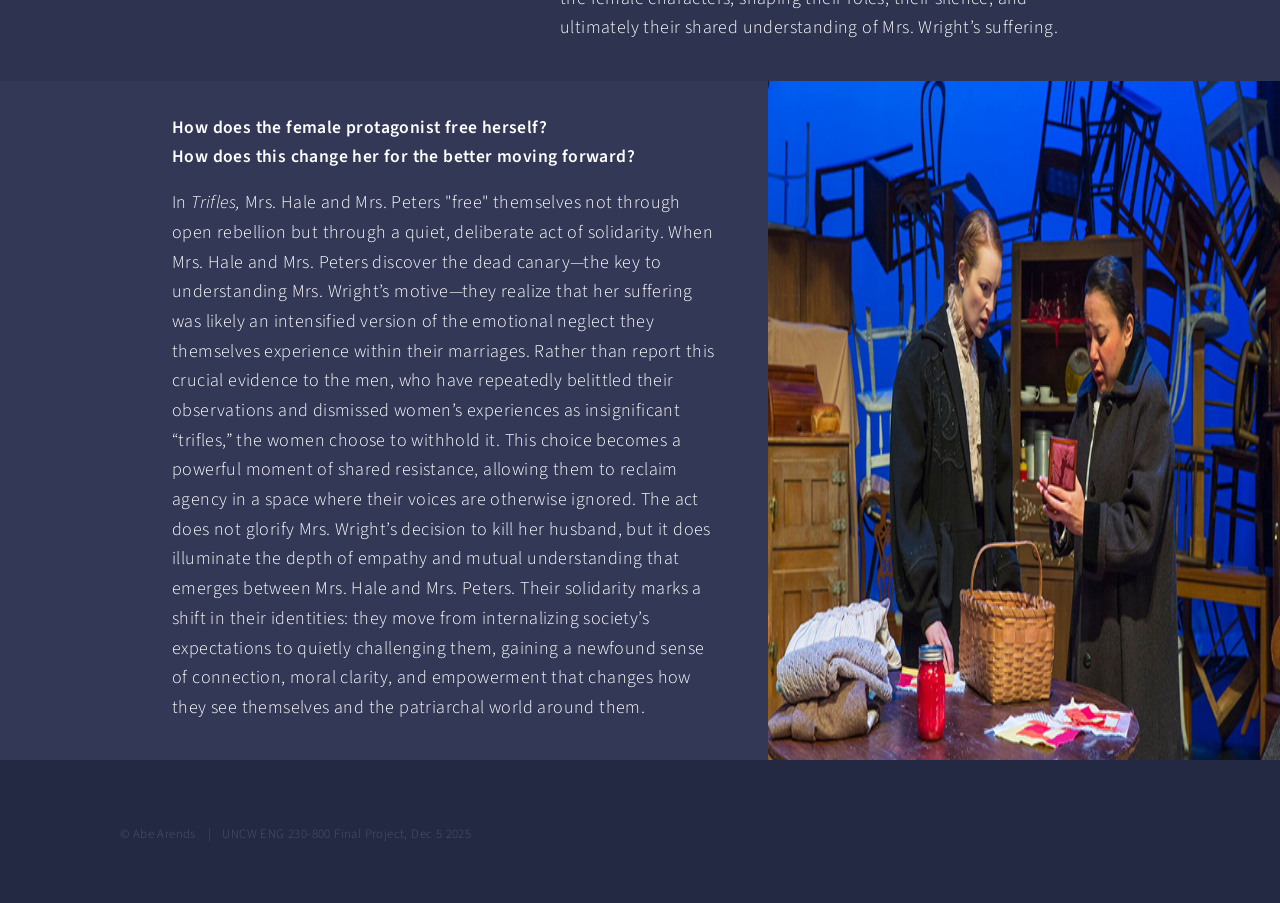
<file: trifles.html>
<!DOCTYPE HTML>
<html>
	<head>
		<title>ENG 230 Final Project</title>
		<meta charset="utf-8" />
		<meta name="viewport" content="width=device-width, initial-scale=1, user-scalable=no" />
		<link rel="stylesheet" href="assets/css/main.css" />
		<noscript><link rel="stylesheet" href="assets/css/noscript.css" /></noscript>
	</head>
	<body class="is-preload">

		<!-- Wrapper -->
			<div id="wrapper">

					<header id="header" class="alt">
						<a href="index.html" class="logo"><strong>ENG 230</strong> <span> - Abe Arends</span></a>
					</header>
				<!-- Banner -->
				<!-- Note: The "styleN" class below should match that of the header element. -->
					<section id="banner" class="style2">
						<div class="inner">
							<span class="image">
								<img src="images/pic07.jpg" alt="" />
							</span>
							<header class="major">
								<h1>Trifles</h1>
							</header>
							<div class="content">
								<p>By Susan Glaspell</p>
							</div>
						</div>
					</section>

				<!-- Main -->
					<div id="main">

						<!-- One -->
							<section id="one">
								<div class="inner">
									<header class="major">
										<h2>Summary</h2>
										<h5><i>"I might have known she needed help! I know how things can be—for
women. I tell you, it's queer, Mrs Peters. We live close together and we live far apart. <br>We
all go through the same things—it's all just a different kind of the same thing"</i> - Mrs. Hale</h5>
									</header>
									<p><i>Trifles</i> is a one-act play in which two women, Mrs. Hale and Mrs. Peters, accompany their husbands and a county attorney to investigate the suspicious death of John Wright, who was found strangled in his farmhouse. While the men dismiss the women’s observations as insignificant “trifles,” Mrs. Hale and Mrs. Peters uncover subtle but telling signs of Mrs. Wright’s emotional deterioration: her erratic quilting, an empty birdcage with a broken door, and finally a dead canary with its neck wrung. These discoveries reveal a life of profound isolation and implied domestic oppression, as well as suggest Mrs. Wright’s motive in killing her husband. Recognizing both her suffering and the men’s inability to understand it, the women choose to conceal the evidence, forming a quiet but powerful act of solidarity that exposes the gendered blindness of the society around them. </p>
								</div>
							</section>

						<!-- Two -->
							<section id="two" class="spotlights">
								<section>
										<img src="images/Trifles.jpg" alt="" data-position="center center"
										height=85% width=40%/>
									<!--</a>-->
									<div class="content">
										<div class="inner">
											<header class="major">
												<h4 class="hsection">What is the scope of patriarchy and oppresion? <br>How does if affect the female characters?</h4>
											</header>
											<div style="width:90%;">
											<p style="font-size:18px;">In <i>Trifles,</i> the scope of patriarchy and oppression is broad and deeply embedded in the social and legal structures surrounding the characters. George Henderson, Henry Peters, and Lewis Hale embody this systemic dominance by openly dismissing Mrs. Hale and Mrs. Peters’ observations as mere “trifles,” reinforcing the belief that women’s concerns and insights are insignificant. This attitude not only silences the women but also prevents the men from understanding the emotional reality of Mrs. Wright’s life. Although little is stated outright about Mr. Peters’s treatment of his wife, the play suggests that Mrs. Peters, like many women of the time, has endured a quiet, socially sanctioned form of emotional suppression. Mrs. Hale’s reflections on how the once-lively Minnie Foster became isolated after marriage, combined with the discovery of the strangled canary, reveal the extent of Mr. Wright’s emotional abuse. The bird’s death symbolizes the long-term stifling of Minnie’s spirit within a patriarchal marriage. Together, these layers of dismissal, isolation, and implied cruelty demonstrate how patriarchy profoundly affects the female characters, shaping their roles, their silence, and ultimately their shared understanding of Mrs. Wright’s suffering. </p>
											</div>
										</div>
									</div>
								</section>
								<section>
										<img src="images/Cropped_the-bird.jpg" alt="" data-position="top center" 
										style="width:40%"/>
									<div class="content">
										<div class="inner" style="padding-left: 60px;>
											<header class="major">
												<h4>How does the female protagonist free herself? <br>
												How does this change her for the better moving forward?</h4>
											</header>
											<div style="width:100%;">
											<p style="font-size:18px;">In <i>Trifles,</i> Mrs. Hale and Mrs. Peters "free" themselves not through open rebellion but through a quiet, deliberate act of solidarity. When Mrs. Hale and Mrs. Peters discover the dead canary—the key to understanding Mrs. Wright’s motive—they realize that her suffering was likely an intensified version of the emotional neglect they themselves experience within their marriages. Rather than report this crucial evidence to the men, who have repeatedly belittled their observations and dismissed women’s experiences as insignificant “trifles,” the women choose to withhold it. This choice becomes a powerful moment of shared resistance, allowing them to reclaim agency in a space where their voices are otherwise ignored. The act does not glorify Mrs. Wright’s decision to kill her husband, but it does illuminate the depth of empathy and mutual understanding that emerges between Mrs. Hale and Mrs. Peters. Their solidarity marks a shift in their identities: they move from internalizing society’s expectations to quietly challenging them, gaining a newfound sense of connection, moral clarity, and empowerment that changes how they see themselves and the patriarchal world around them.</p>
											</div>
										</div>
									</div>
								</section>							
							</section>
					</div>
					<footer id="footer">
							<div class="inner">
								<ul class="copyright">
									<li>&copy; Abe Arends</li><li>UNCW ENG 230-800 Final Project, Dec 5 2025</li>
								</ul>
							</div>
						</footer>
			</div>

		<!-- Scripts -->
			<script src="assets/js/jquery.min.js"></script>
			<script src="assets/js/jquery.scrolly.min.js"></script>
			<script src="assets/js/jquery.scrollex.min.js"></script>
			<script src="assets/js/browser.min.js"></script>
			<script src="assets/js/breakpoints.min.js"></script>
			<script src="assets/js/util.js"></script>
			<script src="assets/js/main.js"></script>

	</body>
</html>
</file>
<file: assets/css/noscript.css>
/*
	Forty by HTML5 UP
	html5up.net | @ajlkn
	Free for personal and commercial use under the CCA 3.0 license (html5up.net/license)
*/

/* Banner */

	body.is-preload #banner:after {
		opacity: 0.85;
	}

	body.is-preload #banner > .inner {
		-moz-filter: none;
		-webkit-filter: none;
		-ms-filter: none;
		filter: none;
		-moz-transform: none;
		-webkit-transform: none;
		-ms-transform: none;
		transform: none;
		opacity: 1;
	}
</file>
<file: assets/css/main.css>
@import url(fontawesome-all.min.css);
@import url("https://fonts.googleapis.com/css?family=Source+Sans+Pro:300,300italic,600,600italic");

/*
	Forty by HTML5 UP
	html5up.net | @ajlkn
	Free for personal and commercial use under the CCA 3.0 license (html5up.net/license)
*/

html, body, div, span, applet, object,
iframe, h1, h2, h3, h4, h5, h6, p, blockquote,
pre, a, abbr, acronym, address, big, cite,
code, del, dfn, em, img, ins, kbd, q, s, samp,
small, strike, strong, sub, sup, tt, var, b,
u, i, center, dl, dt, dd, ol, ul, li, fieldset,
form, label, legend, table, caption, tbody,
tfoot, thead, tr, th, td, article, aside,
canvas, details, embed, figure, figcaption,
footer, header, hgroup, menu, nav, output, ruby,
section, summary, time, mark, audio, video {
	margin: 0;
	padding: 0;
	border: 0;
	font-size: 100%;
	font: inherit;
	vertical-align: baseline;}

article, aside, details, figcaption, figure,
footer, header, hgroup, menu, nav, section {
	display: block;}

body {
	line-height: 1;
}

ol, ul {
	list-style: none;
}

blockquote, q {
	quotes: none;
}

	blockquote:before, blockquote:after, q:before, q:after {
		content: '';
		content: none;
	}

table {
	border-collapse: collapse;
	border-spacing: 0;
}

body {
	-webkit-text-size-adjust: none;
}

mark {
	background-color: transparent;
	color: inherit;
}

input::-moz-focus-inner {
	border: 0;
	padding: 0;
}

input, select, textarea {
	-moz-appearance: none;
	-webkit-appearance: none;
	-ms-appearance: none;
	appearance: none;
}

/* Basic */

	@-ms-viewport {
		width: device-width;
	}

	body {
		-ms-overflow-style: scrollbar;
	}

	@media screen and (max-width: 480px) {

		html, body {
			min-width: 320px;
		}

	}

	html {
		box-sizing: border-box;
	}

	*, *:before, *:after {
		box-sizing: inherit;
	}

	body {
		background: #242943;
	}

		body.is-preload *, body.is-preload *:before, body.is-preload *:after {
			-moz-animation: none !important;
			-webkit-animation: none !important;
			-ms-animation: none !important;
			animation: none !important;
			-moz-transition: none !important;
			-webkit-transition: none !important;
			-ms-transition: none !important;
			transition: none !important;
		}

/* Type */

	body, input, select, textarea {
		color: #ffffff;
		font-family: "Source Sans Pro", Helvetica, sans-serif;
		font-size: 17pt;
		font-weight: 300;
		letter-spacing: 0.025em;
		line-height: 1.65;
	}

		@media screen and (max-width: 1680px) {

			body, input, select, textarea {
				font-size: 14pt;
			}

		}

		@media screen and (max-width: 1280px) {

			body, input, select, textarea {
				font-size: 12pt;
			}

		}

		@media screen and (max-width: 360px) {

			body, input, select, textarea {
				font-size: 11pt;
			}

		}

	a {
		-moz-transition: color 0.2s ease-in-out, border-bottom-color 0.2s ease-in-out;
		-webkit-transition: color 0.2s ease-in-out, border-bottom-color 0.2s ease-in-out;
		-ms-transition: color 0.2s ease-in-out, border-bottom-color 0.2s ease-in-out;
		transition: color 0.2s ease-in-out, border-bottom-color 0.2s ease-in-out;
		border-bottom: dotted 1px;
		color: inherit;
		text-decoration: none;
	}

		a:hover {
			border-bottom-color: transparent;
			color: #9bf1ff !important;
		}

		a:active {
			color: #53e3fb !important;
		}

	strong, b {
		color: #ffffff;
		font-weight: 600;
	}

	em, i {
		font-style: italic;
	}

	p {
		margin: 0 0 2em 0;
	}

	h1, h2, h3, h4, h5, h6 {
		color: #ffffff;
		font-weight: 600;
		line-height: 1.65;
		margin: 0 0 1em 0;
	}

		h1 a, h2 a, h3 a, h4 a, h5 a, h6 a {
			color: inherit;
			border-bottom: 0;
		}

	h1 {
		font-size: 2.5em;
	}

	h2 {
		font-size: 1.75em;
	}

	h3 {
		font-size: 1.35em;
	}

	h4 {
		font-size: 1.1em;
	}

	.hsection {
		margin-bottom: 5px;
	}

	h5 {
		font-size: 0.9em;
	}

	h6 {
		font-size: 0.7em;
	}

	@media screen and (max-width: 736px) {

		h1 {
			font-size: 2em;
		}

		h2 {
			font-size: 1.5em;
		}

		h3 {
			font-size: 1.25em;
		}

	}

	sub {
		font-size: 0.8em;
		position: relative;
		top: 0.5em;
	}

	sup {
		font-size: 0.8em;
		position: relative;
		top: -0.5em;
	}

	blockquote {
		border-left: solid 4px rgba(212, 212, 255, 0.1);
		font-style: italic;
		margin: 0 0 2em 0;
		padding: 0.5em 0 0.5em 2em;
	}

	code {
		background: rgba(212, 212, 255, 0.035);
		font-family: "Courier New", monospace;
		font-size: 0.9em;
		margin: 0 0.25em;
		padding: 0.25em 0.65em;
	}

	pre {
		-webkit-overflow-scrolling: touch;
		font-family: "Courier New", monospace;
		font-size: 0.9em;
		margin: 0 0 2em 0;
	}

		pre code {
			display: block;
			line-height: 1.75;
			padding: 1em 1.5em;
			overflow-x: auto;
		}

	hr {
		border: 0;
		border-bottom: solid 1px rgba(212, 212, 255, 0.1);
		margin: 2em 0;
	}

		hr.major {
			margin: 3em 0;
		}

	.align-left {
		text-align: left;
	}

	.align-center {
		text-align: center;
	}

	.align-right {
		text-align: right;
	}

/* Row */

	.row {
		display: flex;
		flex-wrap: wrap;
		box-sizing: border-box;
		align-items: stretch;
	}

		.row > * {
			box-sizing: border-box;
		}

		.row.gtr-uniform > * > :last-child {
			margin-bottom: 0;
		}

		.row.aln-left {
			justify-content: flex-start;
		}

		.row.aln-center {
			justify-content: center;
		}

		.row.aln-right {
			justify-content: flex-end;
		}

		.row.aln-top {
			align-items: flex-start;
		}

		.row.aln-middle {
			align-items: center;
		}

		.row.aln-bottom {
			align-items: flex-end;
		}

		.row > .imp {
			order: -1;
		}

		.row > .col-1 {
			width: 8.33333%;
		}

		.row > .off-1 {
			margin-left: 8.33333%;
		}

		.row > .col-2 {
			width: 16.66667%;
		}

		.row > .off-2 {
			margin-left: 16.66667%;
		}

		.row > .col-3 {
			width: 25%;
		}

		.row > .off-3 {
			margin-left: 25%;
		}

		.row > .col-4 {
			width: 33.33333%;
		}

		.row > .off-4 {
			margin-left: 33.33333%;
		}

		.row > .col-5 {
			width: 41.66667%;
		}

		.row > .off-5 {
			margin-left: 41.66667%;
		}

		.row > .col-6 {
			width: 50%;
		}

		.row > .off-6 {
			margin-left: 50%;
		}

		.row > .col-7 {
			width: 58.33333%;
		}

		.row > .off-7 {
			margin-left: 58.33333%;
		}

		.row > .col-8 {
			width: 66.66667%;
		}

		.row > .off-8 {
			margin-left: 66.66667%;
		}

		.row > .col-9 {
			width: 75%;
		}

		.row > .off-9 {
			margin-left: 75%;
		}

		.row > .col-10 {
			width: 83.33333%;
		}

		.row > .off-10 {
			margin-left: 83.33333%;
		}

		.row > .col-11 {
			width: 91.66667%;
		}

		.row > .off-11 {
			margin-left: 91.66667%;
		}

		.row > .col-12 {
			width: 100%;
		}

		.row > .off-12 {
			margin-left: 100%;
		}

		.row.gtr-0 {
			margin-top: 0;
			margin-left: 0em;
		}

			.row.gtr-0 > * {
				padding: 0 0 0 0em;
			}

			.row.gtr-0.gtr-uniform {
				margin-top: 0em;
			}

				.row.gtr-0.gtr-uniform > * {
					padding-top: 0em;
				}

		.row.gtr-25 {
			margin-top: 0;
			margin-left: -0.5em;
		}

			.row.gtr-25 > * {
				padding: 0 0 0 0.5em;
			}

			.row.gtr-25.gtr-uniform {
				margin-top: -0.5em;
			}

				.row.gtr-25.gtr-uniform > * {
					padding-top: 0.5em;
				}

		.row.gtr-50 {
			margin-top: 0;
			margin-left: -1em;
		}

			.row.gtr-50 > * {
				padding: 0 0 0 1em;
			}

			.row.gtr-50.gtr-uniform {
				margin-top: -1em;
			}

				.row.gtr-50.gtr-uniform > * {
					padding-top: 1em;
				}

		.row {
			margin-top: 0;
			margin-left: -2em;
		}

			.row > * {
				padding: 0 0 0 2em;
			}

			.row.gtr-uniform {
				margin-top: -2em;
			}

				.row.gtr-uniform > * {
					padding-top: 2em;
				}

		.row.gtr-150 {
			margin-top: 0;
			margin-left: -3em;
		}

			.row.gtr-150 > * {
				padding: 0 0 0 3em;
			}

			.row.gtr-150.gtr-uniform {
				margin-top: -3em;
			}

				.row.gtr-150.gtr-uniform > * {
					padding-top: 3em;
				}

		.row.gtr-200 {
			margin-top: 0;
			margin-left: -4em;
		}

			.row.gtr-200 > * {
				padding: 0 0 0 4em;
			}

			.row.gtr-200.gtr-uniform {
				margin-top: -4em;
			}

				.row.gtr-200.gtr-uniform > * {
					padding-top: 4em;
				}

		@media screen and (max-width: 1680px) {

			.row {
				display: flex;
				flex-wrap: wrap;
				box-sizing: border-box;
				align-items: stretch;
			}

				.row > * {
					box-sizing: border-box;
				}

				.row.gtr-uniform > * > :last-child {
					margin-bottom: 0;
				}

				.row.aln-left {
					justify-content: flex-start;
				}

				.row.aln-center {
					justify-content: center;
				}

				.row.aln-right {
					justify-content: flex-end;
				}

				.row.aln-top {
					align-items: flex-start;
				}

				.row.aln-middle {
					align-items: center;
				}

				.row.aln-bottom {
					align-items: flex-end;
				}

				.row > .imp-xlarge {
					order: -1;
				}

				.row > .col-1-xlarge {
					width: 8.33333%;
				}

				.row > .off-1-xlarge {
					margin-left: 8.33333%;
				}

				.row > .col-2-xlarge {
					width: 16.66667%;
				}

				.row > .off-2-xlarge {
					margin-left: 16.66667%;
				}

				.row > .col-3-xlarge {
					width: 25%;
				}

				.row > .off-3-xlarge {
					margin-left: 25%;
				}

				.row > .col-4-xlarge {
					width: 33.33333%;
				}

				.row > .off-4-xlarge {
					margin-left: 33.33333%;
				}

				.row > .col-5-xlarge {
					width: 41.66667%;
				}

				.row > .off-5-xlarge {
					margin-left: 41.66667%;
				}

				.row > .col-6-xlarge {
					width: 50%;
				}

				.row > .off-6-xlarge {
					margin-left: 50%;
				}

				.row > .col-7-xlarge {
					width: 58.33333%;
				}

				.row > .off-7-xlarge {
					margin-left: 58.33333%;
				}

				.row > .col-8-xlarge {
					width: 66.66667%;
				}

				.row > .off-8-xlarge {
					margin-left: 66.66667%;
				}

				.row > .col-9-xlarge {
					width: 75%;
				}

				.row > .off-9-xlarge {
					margin-left: 75%;
				}

				.row > .col-10-xlarge {
					width: 83.33333%;
				}

				.row > .off-10-xlarge {
					margin-left: 83.33333%;
				}

				.row > .col-11-xlarge {
					width: 91.66667%;
				}

				.row > .off-11-xlarge {
					margin-left: 91.66667%;
				}

				.row > .col-12-xlarge {
					width: 100%;
				}

				.row > .off-12-xlarge {
					margin-left: 100%;
				}

				.row.gtr-0 {
					margin-top: 0;
					margin-left: 0em;
				}

					.row.gtr-0 > * {
						padding: 0 0 0 0em;
					}

					.row.gtr-0.gtr-uniform {
						margin-top: 0em;
					}

						.row.gtr-0.gtr-uniform > * {
							padding-top: 0em;
						}

				.row.gtr-25 {
					margin-top: 0;
					margin-left: -0.5em;
				}

					.row.gtr-25 > * {
						padding: 0 0 0 0.5em;
					}

					.row.gtr-25.gtr-uniform {
						margin-top: -0.5em;
					}

						.row.gtr-25.gtr-uniform > * {
							padding-top: 0.5em;
						}

				.row.gtr-50 {
					margin-top: 0;
					margin-left: -1em;
				}

					.row.gtr-50 > * {
						padding: 0 0 0 1em;
					}

					.row.gtr-50.gtr-uniform {
						margin-top: -1em;
					}

						.row.gtr-50.gtr-uniform > * {
							padding-top: 1em;
						}

				.row {
					margin-top: 0;
					margin-left: -2em;
				}

					.row > * {
						padding: 0 0 0 2em;
					}

					.row.gtr-uniform {
						margin-top: -2em;
					}

						.row.gtr-uniform > * {
							padding-top: 2em;
						}

				.row.gtr-150 {
					margin-top: 0;
					margin-left: -3em;
				}

					.row.gtr-150 > * {
						padding: 0 0 0 3em;
					}

					.row.gtr-150.gtr-uniform {
						margin-top: -3em;
					}

						.row.gtr-150.gtr-uniform > * {
							padding-top: 3em;
						}

				.row.gtr-200 {
					margin-top: 0;
					margin-left: -4em;
				}

					.row.gtr-200 > * {
						padding: 0 0 0 4em;
					}

					.row.gtr-200.gtr-uniform {
						margin-top: -4em;
					}

						.row.gtr-200.gtr-uniform > * {
							padding-top: 4em;
						}

		}

		@media screen and (max-width: 1280px) {

			.row {
				display: flex;
				flex-wrap: wrap;
				box-sizing: border-box;
				align-items: stretch;
			}

				.row > * {
					box-sizing: border-box;
				}

				.row.gtr-uniform > * > :last-child {
					margin-bottom: 0;
				}

				.row.aln-left {
					justify-content: flex-start;
				}

				.row.aln-center {
					justify-content: center;
				}

				.row.aln-right {
					justify-content: flex-end;
				}

				.row.aln-top {
					align-items: flex-start;
				}

				.row.aln-middle {
					align-items: center;
				}

				.row.aln-bottom {
					align-items: flex-end;
				}

				.row > .imp-large {
					order: -1;
				}

				.row > .col-1-large {
					width: 8.33333%;
				}

				.row > .off-1-large {
					margin-left: 8.33333%;
				}

				.row > .col-2-large {
					width: 16.66667%;
				}

				.row > .off-2-large {
					margin-left: 16.66667%;
				}

				.row > .col-3-large {
					width: 25%;
				}

				.row > .off-3-large {
					margin-left: 25%;
				}

				.row > .col-4-large {
					width: 33.33333%;
				}

				.row > .off-4-large {
					margin-left: 33.33333%;
				}

				.row > .col-5-large {
					width: 41.66667%;
				}

				.row > .off-5-large {
					margin-left: 41.66667%;
				}

				.row > .col-6-large {
					width: 50%;
				}

				.row > .off-6-large {
					margin-left: 50%;
				}

				.row > .col-7-large {
					width: 58.33333%;
				}

				.row > .off-7-large {
					margin-left: 58.33333%;
				}

				.row > .col-8-large {
					width: 66.66667%;
				}

				.row > .off-8-large {
					margin-left: 66.66667%;
				}

				.row > .col-9-large {
					width: 75%;
				}

				.row > .off-9-large {
					margin-left: 75%;
				}

				.row > .col-10-large {
					width: 83.33333%;
				}

				.row > .off-10-large {
					margin-left: 83.33333%;
				}

				.row > .col-11-large {
					width: 91.66667%;
				}

				.row > .off-11-large {
					margin-left: 91.66667%;
				}

				.row > .col-12-large {
					width: 100%;
				}

				.row > .off-12-large {
					margin-left: 100%;
				}

				.row.gtr-0 {
					margin-top: 0;
					margin-left: 0em;
				}

					.row.gtr-0 > * {
						padding: 0 0 0 0em;
					}

					.row.gtr-0.gtr-uniform {
						margin-top: 0em;
					}

						.row.gtr-0.gtr-uniform > * {
							padding-top: 0em;
						}

				.row.gtr-25 {
					margin-top: 0;
					margin-left: -0.375em;
				}

					.row.gtr-25 > * {
						padding: 0 0 0 0.375em;
					}

					.row.gtr-25.gtr-uniform {
						margin-top: -0.375em;
					}

						.row.gtr-25.gtr-uniform > * {
							padding-top: 0.375em;
						}

				.row.gtr-50 {
					margin-top: 0;
					margin-left: -0.75em;
				}

					.row.gtr-50 > * {
						padding: 0 0 0 0.75em;
					}

					.row.gtr-50.gtr-uniform {
						margin-top: -0.75em;
					}

						.row.gtr-50.gtr-uniform > * {
							padding-top: 0.75em;
						}

				.row {
					margin-top: 0;
					margin-left: -1.5em;
				}

					.row > * {
						padding: 0 0 0 1.5em;
					}

					.row.gtr-uniform {
						margin-top: -1.5em;
					}

						.row.gtr-uniform > * {
							padding-top: 1.5em;
						}

				.row.gtr-150 {
					margin-top: 0;
					margin-left: -2.25em;
				}

					.row.gtr-150 > * {
						padding: 0 0 0 2.25em;
					}

					.row.gtr-150.gtr-uniform {
						margin-top: -2.25em;
					}

						.row.gtr-150.gtr-uniform > * {
							padding-top: 2.25em;
						}

				.row.gtr-200 {
					margin-top: 0;
					margin-left: -3em;
				}

					.row.gtr-200 > * {
						padding: 0 0 0 3em;
					}

					.row.gtr-200.gtr-uniform {
						margin-top: -3em;
					}

						.row.gtr-200.gtr-uniform > * {
							padding-top: 3em;
						}

		}

		@media screen and (max-width: 980px) {

			.row {
				display: flex;
				flex-wrap: wrap;
				box-sizing: border-box;
				align-items: stretch;
			}

				.row > * {
					box-sizing: border-box;
				}

				.row.gtr-uniform > * > :last-child {
					margin-bottom: 0;
				}

				.row.aln-left {
					justify-content: flex-start;
				}

				.row.aln-center {
					justify-content: center;
				}

				.row.aln-right {
					justify-content: flex-end;
				}

				.row.aln-top {
					align-items: flex-start;
				}

				.row.aln-middle {
					align-items: center;
				}

				.row.aln-bottom {
					align-items: flex-end;
				}

				.row > .imp-medium {
					order: -1;
				}

				.row > .col-1-medium {
					width: 8.33333%;
				}

				.row > .off-1-medium {
					margin-left: 8.33333%;
				}

				.row > .col-2-medium {
					width: 16.66667%;
				}

				.row > .off-2-medium {
					margin-left: 16.66667%;
				}

				.row > .col-3-medium {
					width: 25%;
				}

				.row > .off-3-medium {
					margin-left: 25%;
				}

				.row > .col-4-medium {
					width: 33.33333%;
				}

				.row > .off-4-medium {
					margin-left: 33.33333%;
				}

				.row > .col-5-medium {
					width: 41.66667%;
				}

				.row > .off-5-medium {
					margin-left: 41.66667%;
				}

				.row > .col-6-medium {
					width: 50%;
				}

				.row > .off-6-medium {
					margin-left: 50%;
				}

				.row > .col-7-medium {
					width: 58.33333%;
				}

				.row > .off-7-medium {
					margin-left: 58.33333%;
				}

				.row > .col-8-medium {
					width: 66.66667%;
				}

				.row > .off-8-medium {
					margin-left: 66.66667%;
				}

				.row > .col-9-medium {
					width: 75%;
				}

				.row > .off-9-medium {
					margin-left: 75%;
				}

				.row > .col-10-medium {
					width: 83.33333%;
				}

				.row > .off-10-medium {
					margin-left: 83.33333%;
				}

				.row > .col-11-medium {
					width: 91.66667%;
				}

				.row > .off-11-medium {
					margin-left: 91.66667%;
				}

				.row > .col-12-medium {
					width: 100%;
				}

				.row > .off-12-medium {
					margin-left: 100%;
				}

				.row.gtr-0 {
					margin-top: 0;
					margin-left: 0em;
				}

					.row.gtr-0 > * {
						padding: 0 0 0 0em;
					}

					.row.gtr-0.gtr-uniform {
						margin-top: 0em;
					}

						.row.gtr-0.gtr-uniform > * {
							padding-top: 0em;
						}

				.row.gtr-25 {
					margin-top: 0;
					margin-left: -0.375em;
				}

					.row.gtr-25 > * {
						padding: 0 0 0 0.375em;
					}

					.row.gtr-25.gtr-uniform {
						margin-top: -0.375em;
					}

						.row.gtr-25.gtr-uniform > * {
							padding-top: 0.375em;
						}

				.row.gtr-50 {
					margin-top: 0;
					margin-left: -0.75em;
				}

					.row.gtr-50 > * {
						padding: 0 0 0 0.75em;
					}

					.row.gtr-50.gtr-uniform {
						margin-top: -0.75em;
					}

						.row.gtr-50.gtr-uniform > * {
							padding-top: 0.75em;
						}

				.row {
					margin-top: 0;
					margin-left: -1.5em;
				}

					.row > * {
						padding: 0 0 0 1.5em;
					}

					.row.gtr-uniform {
						margin-top: -1.5em;
					}

						.row.gtr-uniform > * {
							padding-top: 1.5em;
						}

				.row.gtr-150 {
					margin-top: 0;
					margin-left: -2.25em;
				}

					.row.gtr-150 > * {
						padding: 0 0 0 2.25em;
					}

					.row.gtr-150.gtr-uniform {
						margin-top: -2.25em;
					}

						.row.gtr-150.gtr-uniform > * {
							padding-top: 2.25em;
						}

				.row.gtr-200 {
					margin-top: 0;
					margin-left: -3em;
				}

					.row.gtr-200 > * {
						padding: 0 0 0 3em;
					}

					.row.gtr-200.gtr-uniform {
						margin-top: -3em;
					}

						.row.gtr-200.gtr-uniform > * {
							padding-top: 3em;
						}

		}

		@media screen and (max-width: 736px) {

			.row {
				display: flex;
				flex-wrap: wrap;
				box-sizing: border-box;
				align-items: stretch;
			}

				.row > * {
					box-sizing: border-box;
				}

				.row.gtr-uniform > * > :last-child {
					margin-bottom: 0;
				}

				.row.aln-left {
					justify-content: flex-start;
				}

				.row.aln-center {
					justify-content: center;
				}

				.row.aln-right {
					justify-content: flex-end;
				}

				.row.aln-top {
					align-items: flex-start;
				}

				.row.aln-middle {
					align-items: center;
				}

				.row.aln-bottom {
					align-items: flex-end;
				}

				.row > .imp-small {
					order: -1;
				}

				.row > .col-1-small {
					width: 8.33333%;
				}

				.row > .off-1-small {
					margin-left: 8.33333%;
				}

				.row > .col-2-small {
					width: 16.66667%;
				}

				.row > .off-2-small {
					margin-left: 16.66667%;
				}

				.row > .col-3-small {
					width: 25%;
				}

				.row > .off-3-small {
					margin-left: 25%;
				}

				.row > .col-4-small {
					width: 33.33333%;
				}

				.row > .off-4-small {
					margin-left: 33.33333%;
				}

				.row > .col-5-small {
					width: 41.66667%;
				}

				.row > .off-5-small {
					margin-left: 41.66667%;
				}

				.row > .col-6-small {
					width: 50%;
				}

				.row > .off-6-small {
					margin-left: 50%;
				}

				.row > .col-7-small {
					width: 58.33333%;
				}

				.row > .off-7-small {
					margin-left: 58.33333%;
				}

				.row > .col-8-small {
					width: 66.66667%;
				}

				.row > .off-8-small {
					margin-left: 66.66667%;
				}

				.row > .col-9-small {
					width: 75%;
				}

				.row > .off-9-small {
					margin-left: 75%;
				}

				.row > .col-10-small {
					width: 83.33333%;
				}

				.row > .off-10-small {
					margin-left: 83.33333%;
				}

				.row > .col-11-small {
					width: 91.66667%;
				}

				.row > .off-11-small {
					margin-left: 91.66667%;
				}

				.row > .col-12-small {
					width: 100%;
				}

				.row > .off-12-small {
					margin-left: 100%;
				}

				.row.gtr-0 {
					margin-top: 0;
					margin-left: 0em;
				}

					.row.gtr-0 > * {
						padding: 0 0 0 0em;
					}

					.row.gtr-0.gtr-uniform {
						margin-top: 0em;
					}

						.row.gtr-0.gtr-uniform > * {
							padding-top: 0em;
						}

				.row.gtr-25 {
					margin-top: 0;
					margin-left: -0.3125em;
				}

					.row.gtr-25 > * {
						padding: 0 0 0 0.3125em;
					}

					.row.gtr-25.gtr-uniform {
						margin-top: -0.3125em;
					}

						.row.gtr-25.gtr-uniform > * {
							padding-top: 0.3125em;
						}

				.row.gtr-50 {
					margin-top: 0;
					margin-left: -0.625em;
				}

					.row.gtr-50 > * {
						padding: 0 0 0 0.625em;
					}

					.row.gtr-50.gtr-uniform {
						margin-top: -0.625em;
					}

						.row.gtr-50.gtr-uniform > * {
							padding-top: 0.625em;
						}

				.row {
					margin-top: 0;
					margin-left: -1.25em;
				}

					.row > * {
						padding: 0 0 0 1.25em;
					}

					.row.gtr-uniform {
						margin-top: -1.25em;
					}

						.row.gtr-uniform > * {
							padding-top: 1.25em;
						}

				.row.gtr-150 {
					margin-top: 0;
					margin-left: -1.875em;
				}

					.row.gtr-150 > * {
						padding: 0 0 0 1.875em;
					}

					.row.gtr-150.gtr-uniform {
						margin-top: -1.875em;
					}

						.row.gtr-150.gtr-uniform > * {
							padding-top: 1.875em;
						}

				.row.gtr-200 {
					margin-top: 0;
					margin-left: -2.5em;
				}

					.row.gtr-200 > * {
						padding: 0 0 0 2.5em;
					}

					.row.gtr-200.gtr-uniform {
						margin-top: -2.5em;
					}

						.row.gtr-200.gtr-uniform > * {
							padding-top: 2.5em;
						}

		}

		@media screen and (max-width: 480px) {

			.row {
				display: flex;
				flex-wrap: wrap;
				box-sizing: border-box;
				align-items: stretch;
			}

				.row > * {
					box-sizing: border-box;
				}

				.row.gtr-uniform > * > :last-child {
					margin-bottom: 0;
				}

				.row.aln-left {
					justify-content: flex-start;
				}

				.row.aln-center {
					justify-content: center;
				}

				.row.aln-right {
					justify-content: flex-end;
				}

				.row.aln-top {
					align-items: flex-start;
				}

				.row.aln-middle {
					align-items: center;
				}

				.row.aln-bottom {
					align-items: flex-end;
				}

				.row > .imp-xsmall {
					order: -1;
				}

				.row > .col-1-xsmall {
					width: 8.33333%;
				}

				.row > .off-1-xsmall {
					margin-left: 8.33333%;
				}

				.row > .col-2-xsmall {
					width: 16.66667%;
				}

				.row > .off-2-xsmall {
					margin-left: 16.66667%;
				}

				.row > .col-3-xsmall {
					width: 25%;
				}

				.row > .off-3-xsmall {
					margin-left: 25%;
				}

				.row > .col-4-xsmall {
					width: 33.33333%;
				}

				.row > .off-4-xsmall {
					margin-left: 33.33333%;
				}

				.row > .col-5-xsmall {
					width: 41.66667%;
				}

				.row > .off-5-xsmall {
					margin-left: 41.66667%;
				}

				.row > .col-6-xsmall {
					width: 50%;
				}

				.row > .off-6-xsmall {
					margin-left: 50%;
				}

				.row > .col-7-xsmall {
					width: 58.33333%;
				}

				.row > .off-7-xsmall {
					margin-left: 58.33333%;
				}

				.row > .col-8-xsmall {
					width: 66.66667%;
				}

				.row > .off-8-xsmall {
					margin-left: 66.66667%;
				}

				.row > .col-9-xsmall {
					width: 75%;
				}

				.row > .off-9-xsmall {
					margin-left: 75%;
				}

				.row > .col-10-xsmall {
					width: 83.33333%;
				}

				.row > .off-10-xsmall {
					margin-left: 83.33333%;
				}

				.row > .col-11-xsmall {
					width: 91.66667%;
				}

				.row > .off-11-xsmall {
					margin-left: 91.66667%;
				}

				.row > .col-12-xsmall {
					width: 100%;
				}

				.row > .off-12-xsmall {
					margin-left: 100%;
				}

				.row.gtr-0 {
					margin-top: 0;
					margin-left: 0em;
				}

					.row.gtr-0 > * {
						padding: 0 0 0 0em;
					}

					.row.gtr-0.gtr-uniform {
						margin-top: 0em;
					}

						.row.gtr-0.gtr-uniform > * {
							padding-top: 0em;
						}

				.row.gtr-25 {
					margin-top: 0;
					margin-left: -0.3125em;
				}

					.row.gtr-25 > * {
						padding: 0 0 0 0.3125em;
					}

					.row.gtr-25.gtr-uniform {
						margin-top: -0.3125em;
					}

						.row.gtr-25.gtr-uniform > * {
							padding-top: 0.3125em;
						}

				.row.gtr-50 {
					margin-top: 0;
					margin-left: -0.625em;
				}

					.row.gtr-50 > * {
						padding: 0 0 0 0.625em;
					}

					.row.gtr-50.gtr-uniform {
						margin-top: -0.625em;
					}

						.row.gtr-50.gtr-uniform > * {
							padding-top: 0.625em;
						}

				.row {
					margin-top: 0;
					margin-left: -1.25em;
				}

					.row > * {
						padding: 0 0 0 1.25em;
					}

					.row.gtr-uniform {
						margin-top: -1.25em;
					}

						.row.gtr-uniform > * {
							padding-top: 1.25em;
						}

				.row.gtr-150 {
					margin-top: 0;
					margin-left: -1.875em;
				}

					.row.gtr-150 > * {
						padding: 0 0 0 1.875em;
					}

					.row.gtr-150.gtr-uniform {
						margin-top: -1.875em;
					}

						.row.gtr-150.gtr-uniform > * {
							padding-top: 1.875em;
						}

				.row.gtr-200 {
					margin-top: 0;
					margin-left: -2.5em;
				}

					.row.gtr-200 > * {
						padding: 0 0 0 2.5em;
					}

					.row.gtr-200.gtr-uniform {
						margin-top: -2.5em;
					}

						.row.gtr-200.gtr-uniform > * {
							padding-top: 2.5em;
						}

		}

/* Section/Article */

	section.special, article.special {
		text-align: center;
	}

	header.major {
		width: -moz-max-content;
		width: -webkit-max-content;
		width: -ms-max-content;
		width: max-content;
		margin-bottom: 2em;
	}

		header.major > :first-child {
			margin-bottom: 0;
			width: calc(100% + 0.5em);
		}

			header.major > :first-child:after {
				content: '';
				background-color: #ffffff;
				display: block;
				height: 2px;
				margin: 0.325em 0 0.5em 0;
				width: 100%;
			}

		header.major > p {
			font-size: 0.7em;
			font-weight: 600;
			letter-spacing: 0.25em;
			margin-bottom: 0;
			text-transform: uppercase;
		}

		body.is-ie header.major > :first-child:after {
			max-width: 9em;
		}

		body.is-ie header.major > h1:after {
			max-width: 100% !important;
		}

	@media screen and (max-width: 736px) {

		header.major > p br {
			display: none;
		}

	}

/* Form */

	form {
		margin: 0 0 2em 0;
	}

		form > :last-child {
			margin-bottom: 0;
		}

		form > .fields {
			display: -moz-flex;
			display: -webkit-flex;
			display: -ms-flex;
			display: flex;
			-moz-flex-wrap: wrap;
			-webkit-flex-wrap: wrap;
			-ms-flex-wrap: wrap;
			flex-wrap: wrap;
			width: calc(100% + 3em);
			margin: -1.5em 0 2em -1.5em;
		}

			form > .fields > .field {
				-moz-flex-grow: 0;
				-webkit-flex-grow: 0;
				-ms-flex-grow: 0;
				flex-grow: 0;
				-moz-flex-shrink: 0;
				-webkit-flex-shrink: 0;
				-ms-flex-shrink: 0;
				flex-shrink: 0;
				padding: 1.5em 0 0 1.5em;
				width: calc(100% - 1.5em);
			}

				form > .fields > .field.half {
					width: calc(50% - 0.75em);
				}

				form > .fields > .field.third {
					width: calc(100%/3 - 0.5em);
				}

				form > .fields > .field.quarter {
					width: calc(25% - 0.375em);
				}

		@media screen and (max-width: 480px) {

			form > .fields {
				width: calc(100% + 3em);
				margin: -1.5em 0 2em -1.5em;
			}

				form > .fields > .field {
					padding: 1.5em 0 0 1.5em;
					width: calc(100% - 1.5em);
				}

					form > .fields > .field.half {
						width: calc(100% - 1.5em);
					}

					form > .fields > .field.third {
						width: calc(100% - 1.5em);
					}

					form > .fields > .field.quarter {
						width: calc(100% - 1.5em);
					}

		}

	label {
		color: #ffffff;
		display: block;
		font-size: 0.8em;
		font-weight: 600;
		letter-spacing: 0.25em;
		margin: 0 0 1em 0;
		text-transform: uppercase;
	}

	input[type="text"],
	input[type="password"],
	input[type="email"],
	input[type="tel"],
	input[type="search"],
	input[type="url"],
	select,
	textarea {
		-moz-appearance: none;
		-webkit-appearance: none;
		-ms-appearance: none;
		appearance: none;
		background: rgba(212, 212, 255, 0.035);
		border: none;
		border-radius: 0;
		color: inherit;
		display: block;
		outline: 0;
		padding: 0 1em;
		text-decoration: none;
		width: 100%;
	}

		input[type="text"]:invalid,
		input[type="password"]:invalid,
		input[type="email"]:invalid,
		input[type="tel"]:invalid,
		input[type="search"]:invalid,
		input[type="url"]:invalid,
		select:invalid,
		textarea:invalid {
			box-shadow: none;
		}

		input[type="text"]:focus,
		input[type="password"]:focus,
		input[type="email"]:focus,
		input[type="tel"]:focus,
		input[type="search"]:focus,
		input[type="url"]:focus,
		select:focus,
		textarea:focus {
			border-color: #9bf1ff;
			box-shadow: 0 0 0 2px #9bf1ff;
		}

	select {
		background-image: url("data:image/svg+xml;charset=utf8,%3Csvg xmlns='http://www.w3.org/2000/svg' width='40' height='40' preserveAspectRatio='none' viewBox='0 0 40 40'%3E%3Cpath d='M9.4,12.3l10.4,10.4l10.4-10.4c0.2-0.2,0.5-0.4,0.9-0.4c0.3,0,0.6,0.1,0.9,0.4l3.3,3.3c0.2,0.2,0.4,0.5,0.4,0.9 c0,0.4-0.1,0.6-0.4,0.9L20.7,31.9c-0.2,0.2-0.5,0.4-0.9,0.4c-0.3,0-0.6-0.1-0.9-0.4L4.3,17.3c-0.2-0.2-0.4-0.5-0.4-0.9 c0-0.4,0.1-0.6,0.4-0.9l3.3-3.3c0.2-0.2,0.5-0.4,0.9-0.4S9.1,12.1,9.4,12.3z' fill='rgba(212, 212, 255, 0.1)' /%3E%3C/svg%3E");
		background-size: 1.25rem;
		background-repeat: no-repeat;
		background-position: calc(100% - 1rem) center;
		height: 2.75em;
		padding-right: 2.75em;
		text-overflow: ellipsis;
	}

		select option {
			color: #ffffff;
			background: #242943;
		}

		select:focus::-ms-value {
			background-color: transparent;
		}

		select::-ms-expand {
			display: none;
		}

	input[type="text"],
	input[type="password"],
	input[type="email"],
	input[type="tel"],
	input[type="search"],
	input[type="url"],
	select {
		height: 2.75em;
	}

	textarea {
		padding: 0.75em 1em;
	}

	input[type="checkbox"],
	input[type="radio"] {
		-moz-appearance: none;
		-webkit-appearance: none;
		-ms-appearance: none;
		appearance: none;
		display: block;
		float: left;
		margin-right: -2em;
		opacity: 0;
		width: 1em;
		z-index: -1;
	}

		input[type="checkbox"] + label,
		input[type="radio"] + label {
			text-decoration: none;
			color: #ffffff;
			cursor: pointer;
			display: inline-block;
			font-weight: 300;
			padding-left: 2.65em;
			padding-right: 0.75em;
			position: relative;
		}

			input[type="checkbox"] + label:before,
			input[type="radio"] + label:before {
				-moz-osx-font-smoothing: grayscale;
				-webkit-font-smoothing: antialiased;
				display: inline-block;
				font-style: normal;
				font-variant: normal;
				text-rendering: auto;
				line-height: 1;
				text-transform: none !important;
				font-family: 'Font Awesome 5 Free';
				font-weight: 900;
			}

			input[type="checkbox"] + label:before,
			input[type="radio"] + label:before {
				background: rgba(212, 212, 255, 0.035);
				content: '';
				display: inline-block;
				font-size: 0.8em;
				height: 2.0625em;
				left: 0;
				letter-spacing: 0;
				line-height: 2.0625em;
				position: absolute;
				text-align: center;
				top: 0;
				width: 2.0625em;
			}

		input[type="checkbox"]:checked + label:before,
		input[type="radio"]:checked + label:before {
			background: #ffffff;
			border-color: #9bf1ff;
			content: '\f00c';
			color: #242943;
		}

		input[type="checkbox"]:focus + label:before,
		input[type="radio"]:focus + label:before {
			box-shadow: 0 0 0 2px #9bf1ff;
		}

	input[type="radio"] + label:before {
		border-radius: 100%;
	}

	::-webkit-input-placeholder {
		color: rgba(244, 244, 255, 0.2) !important;
		opacity: 1.0;
	}

	:-moz-placeholder {
		color: rgba(244, 244, 255, 0.2) !important;
		opacity: 1.0;
	}

	::-moz-placeholder {
		color: rgba(244, 244, 255, 0.2) !important;
		opacity: 1.0;
	}

	:-ms-input-placeholder {
		color: rgba(244, 244, 255, 0.2) !important;
		opacity: 1.0;
	}

/* Box */

	.box {
		border: solid 1px rgba(212, 212, 255, 0.1);
		margin-bottom: 2em;
		padding: 1.5em;
	}

		.box > :last-child,
		.box > :last-child > :last-child,
		.box > :last-child > :last-child > :last-child {
			margin-bottom: 0;
		}

		.box.alt {
			border: 0;
			border-radius: 0;
			padding: 0;
		}

/* Icon */

	.icon {
		text-decoration: none;
		border-bottom: none;
		position: relative;
	}

		.icon:before {
			-moz-osx-font-smoothing: grayscale;
			-webkit-font-smoothing: antialiased;
			display: inline-block;
			font-style: normal;
			font-variant: normal;
			text-rendering: auto;
			line-height: 1;
			text-transform: none !important;
			font-family: 'Font Awesome 5 Free';
			font-weight: 400;
		}

		.icon > .label {
			display: none;
		}

		.icon:before {
			line-height: inherit;
		}

		.icon.solid:before {
			font-weight: 900;
		}

		.icon.brands:before {
			font-family: 'Font Awesome 5 Brands';
		}

		.icon.alt:before {
			background-color: #ffffff;
			border-radius: 100%;
			color: #242943;
			display: inline-block;
			height: 2em;
			line-height: 2em;
			text-align: center;
			width: 2em;
		}

	a.icon.alt:before {
		-moz-transition: background-color 0.2s ease-in-out;
		-webkit-transition: background-color 0.2s ease-in-out;
		-ms-transition: background-color 0.2s ease-in-out;
		transition: background-color 0.2s ease-in-out;
	}

	a.icon.alt:hover:before {
		background-color: #6fc3df;
	}

	a.icon.alt:active:before {
		background-color: #37a6cb;
	}

/* Image */

	.image {
		border: 0;
		display: inline-block;
		position: relative;
	}

		.image img {
			display: block;
		}

		.image.left, .image.right {
			max-width: 30%;
		}

			.image.left img, .image.right img {
				width: 100%;
			}

		.image.left {
			float: left;
			margin: 0 1.5em 1.25em 0;
			top: 0.25em;
		}

		.image.right {
			float: right;
			margin: 0 0 1.25em 1.5em;
			top: 0.25em;
		}

		.image.fit {
			display: block;
			margin: 0 0 2em 0;
			width: 100%;
		}

			.image.fit img {
				width: 100%;
			}

		.image.main {
			display: block;
			margin: 2.5em 0;
			width: 100%;
		}

			.image.main img {
				width: 100%;
			}

			@media screen and (max-width: 736px) {

				.image.main {
					margin: 1.5em 0;
				}

			}

/* List */

	ol {
		list-style: decimal;
		margin: 0 0 2em 0;
		padding-left: 1.25em;
	}

		ol li {
			padding-left: 0.25em;
		}

	ul {
		list-style: disc;
		margin: 0 0 2em 0;
		padding-left: 1em;
	}

		ul li {
			padding-left: 0.5em;
		}

		ul.alt {
			list-style: none;
			padding-left: 0;
		}

			ul.alt li {
				border-top: solid 1px rgba(212, 212, 255, 0.1);
				padding: 0.5em 0;
			}

				ul.alt li:first-child {
					border-top: 0;
					padding-top: 0;
				}

	dl {
		margin: 0 0 2em 0;
	}

		dl dt {
			display: block;
			font-weight: 600;
			margin: 0 0 1em 0;
		}

		dl dd {
			margin-left: 2em;
		}

/* Actions */

	ul.actions {
		display: -moz-flex;
		display: -webkit-flex;
		display: -ms-flex;
		display: flex;
		cursor: default;
		list-style: none;
		margin-left: -1em;
		padding-left: 0;
	}

		ul.actions li {
			padding: 0 0 0 1em;
			vertical-align: middle;
		}

		ul.actions.special {
			-moz-justify-content: center;
			-webkit-justify-content: center;
			-ms-justify-content: center;
			justify-content: center;
			width: 100%;
			margin-left: 0;
		}

			ul.actions.special li:first-child {
				padding-left: 0;
			}

		ul.actions.stacked {
			-moz-flex-direction: column;
			-webkit-flex-direction: column;
			-ms-flex-direction: column;
			flex-direction: column;
			margin-left: 0;
		}

			ul.actions.stacked li {
				padding: 1.3em 0 0 0;
			}

				ul.actions.stacked li:first-child {
					padding-top: 0;
				}

		ul.actions.fit {
			width: calc(100% + 1em);
		}

			ul.actions.fit li {
				-moz-flex-grow: 1;
				-webkit-flex-grow: 1;
				-ms-flex-grow: 1;
				flex-grow: 1;
				-moz-flex-shrink: 1;
				-webkit-flex-shrink: 1;
				-ms-flex-shrink: 1;
				flex-shrink: 1;
				width: 100%;
			}

				ul.actions.fit li > * {
					width: 100%;
				}

			ul.actions.fit.stacked {
				width: 100%;
			}

/* Icons */

	ul.icons {
		cursor: default;
		list-style: none;
		padding-left: 0;
	}

		ul.icons li {
			display: inline-block;
			padding: 0 1em 0 0;
		}

			ul.icons li:last-child {
				padding-right: 0;
			}

		@media screen and (max-width: 736px) {

			ul.icons li {
				padding: 0 0.75em 0 0;
			}

		}

/* Pagination */

	ul.pagination {
		cursor: default;
		list-style: none;
		padding-left: 0;
	}

		ul.pagination li {
			display: inline-block;
			padding-left: 0;
			vertical-align: middle;
		}

			ul.pagination li > .page {
				-moz-transition: background-color 0.2s ease-in-out, color 0.2s ease-in-out;
				-webkit-transition: background-color 0.2s ease-in-out, color 0.2s ease-in-out;
				-ms-transition: background-color 0.2s ease-in-out, color 0.2s ease-in-out;
				transition: background-color 0.2s ease-in-out, color 0.2s ease-in-out;
				border-bottom: 0;
				display: inline-block;
				font-size: 0.8em;
				font-weight: 600;
				height: 1.5em;
				line-height: 1.5em;
				margin: 0 0.125em;
				min-width: 1.5em;
				padding: 0 0.5em;
				text-align: center;
			}

				ul.pagination li > .page.active {
					background-color: #ffffff;
					color: #242943;
				}

					ul.pagination li > .page.active:hover {
						background-color: #9bf1ff;
						color: #242943 !important;
					}

					ul.pagination li > .page.active:active {
						background-color: #53e3fb;
					}

			ul.pagination li:first-child {
				padding-right: 0.75em;
			}

			ul.pagination li:last-child {
				padding-left: 0.75em;
			}

		@media screen and (max-width: 480px) {

			ul.pagination li:nth-child(n+2):nth-last-child(n+2) {
				display: none;
			}

			ul.pagination li:first-child {
				padding-right: 0;
			}

		}

/* Table */

	.table-wrapper {
		-webkit-overflow-scrolling: touch;
		overflow-x: auto;
	}

	table {
		margin: 0 0 2em 0;
		width: 100%;
	}

		table tbody tr {
			border: solid 1px rgba(212, 212, 255, 0.1);
			border-left: 0;
			border-right: 0;
		}

			table tbody tr:nth-child(2n + 1) {
				background-color: rgba(212, 212, 255, 0.035);
			}

		table td {
			padding: 0.75em 0.75em;
		}

		table th {
			color: #ffffff;
			font-size: 0.9em;
			font-weight: 600;
			padding: 0 0.75em 0.75em 0.75em;
			text-align: left;
		}

		table thead {
			border-bottom: solid 2px rgba(212, 212, 255, 0.1);
		}

		table tfoot {
			border-top: solid 2px rgba(212, 212, 255, 0.1);
		}

		table.alt {
			border-collapse: separate;
		}

			table.alt tbody tr td {
				border: solid 1px rgba(212, 212, 255, 0.1);
				border-left-width: 0;
				border-top-width: 0;
			}

				table.alt tbody tr td:first-child {
					border-left-width: 1px;
				}

			table.alt tbody tr:first-child td {
				border-top-width: 1px;
			}

			table.alt thead {
				border-bottom: 0;
			}

			table.alt tfoot {
				border-top: 0;
			}

/* Button */

	input[type="submit"],
	input[type="reset"],
	input[type="button"],
	button,
	.button {
		-moz-appearance: none;
		-webkit-appearance: none;
		-ms-appearance: none;
		appearance: none;
		-moz-transition: background-color 0.2s ease-in-out, box-shadow 0.2s ease-in-out, color 0.2s ease-in-out;
		-webkit-transition: background-color 0.2s ease-in-out, box-shadow 0.2s ease-in-out, color 0.2s ease-in-out;
		-ms-transition: background-color 0.2s ease-in-out, box-shadow 0.2s ease-in-out, color 0.2s ease-in-out;
		transition: background-color 0.2s ease-in-out, box-shadow 0.2s ease-in-out, color 0.2s ease-in-out;
		background-color: transparent;
		border: 0;
		border-radius: 0;
		box-shadow: inset 0 0 0 2px #ffffff;
		color: #ffffff;
		cursor: pointer;
		display: inline-block;
		font-size: 0.8em;
		font-weight: 600;
		height: 3.5em;
		letter-spacing: 0.25em;
		line-height: 3.5em;
		padding: 0 1.75em;
		text-align: center;
		text-decoration: none;
		text-transform: uppercase;
		white-space: nowrap;
	}

		input[type="submit"]:hover, input[type="submit"]:active,
		input[type="reset"]:hover,
		input[type="reset"]:active,
		input[type="button"]:hover,
		input[type="button"]:active,
		button:hover,
		button:active,
		.button:hover,
		.button:active {
			box-shadow: inset 0 0 0 2px #9bf1ff;
			color: #9bf1ff;
		}

		input[type="submit"]:active,
		input[type="reset"]:active,
		input[type="button"]:active,
		button:active,
		.button:active {
			background-color: rgba(155, 241, 255, 0.1);
			box-shadow: inset 0 0 0 2px #53e3fb;
			color: #53e3fb;
		}

		input[type="submit"].icon:before,
		input[type="reset"].icon:before,
		input[type="button"].icon:before,
		button.icon:before,
		.button.icon:before {
			margin-right: 0.5em;
		}

		input[type="submit"].fit,
		input[type="reset"].fit,
		input[type="button"].fit,
		button.fit,
		.button.fit {
			width: 100%;
		}

		input[type="submit"].small,
		input[type="reset"].small,
		input[type="button"].small,
		button.small,
		.button.small {
			font-size: 0.6em;
		}

		input[type="submit"].large,
		input[type="reset"].large,
		input[type="button"].large,
		button.large,
		.button.large {
			font-size: 1.25em;
			height: 3em;
			line-height: 3em;
		}

		input[type="submit"].next,
		input[type="reset"].next,
		input[type="button"].next,
		button.next,
		.button.next {
			padding-right: 4.5em;
			position: relative;
		}

			input[type="submit"].next:before, input[type="submit"].next:after,
			input[type="reset"].next:before,
			input[type="reset"].next:after,
			input[type="button"].next:before,
			input[type="button"].next:after,
			button.next:before,
			button.next:after,
			.button.next:before,
			.button.next:after {
				-moz-transition: opacity 0.2s ease-in-out;
				-webkit-transition: opacity 0.2s ease-in-out;
				-ms-transition: opacity 0.2s ease-in-out;
				transition: opacity 0.2s ease-in-out;
				background-position: center right;
				background-repeat: no-repeat;
				background-size: 36px 24px;
				content: '';
				display: block;
				height: 100%;
				position: absolute;
				right: 1.5em;
				top: 0;
				vertical-align: middle;
				width: 36px;
			}

			input[type="submit"].next:before,
			input[type="reset"].next:before,
			input[type="button"].next:before,
			button.next:before,
			.button.next:before {
				background-image: url("data:image/svg+xml;charset=utf8,%3Csvg xmlns='http://www.w3.org/2000/svg' xmlns:xlink='http://www.w3.org/1999/xlink' width='36px' height='24px' viewBox='0 0 36 24' zoomAndPan='disable'%3E%3Cstyle%3Eline %7B stroke: %23ffffff%3B stroke-width: 2px%3B %7D%3C/style%3E%3Cline x1='0' y1='12' x2='34' y2='12' /%3E%3Cline x1='25' y1='4' x2='34' y2='12.5' /%3E%3Cline x1='25' y1='20' x2='34' y2='11.5' /%3E%3C/svg%3E");
			}

			input[type="submit"].next:after,
			input[type="reset"].next:after,
			input[type="button"].next:after,
			button.next:after,
			.button.next:after {
				background-image: url("data:image/svg+xml;charset=utf8,%3Csvg xmlns='http://www.w3.org/2000/svg' xmlns:xlink='http://www.w3.org/1999/xlink' width='36px' height='24px' viewBox='0 0 36 24' zoomAndPan='disable'%3E%3Cstyle%3Eline %7B stroke: %239bf1ff%3B stroke-width: 2px%3B %7D%3C/style%3E%3Cline x1='0' y1='12' x2='34' y2='12' /%3E%3Cline x1='25' y1='4' x2='34' y2='12.5' /%3E%3Cline x1='25' y1='20' x2='34' y2='11.5' /%3E%3C/svg%3E");
				opacity: 0;
				z-index: 1;
			}

			input[type="submit"].next:hover:after, input[type="submit"].next:active:after,
			input[type="reset"].next:hover:after,
			input[type="reset"].next:active:after,
			input[type="button"].next:hover:after,
			input[type="button"].next:active:after,
			button.next:hover:after,
			button.next:active:after,
			.button.next:hover:after,
			.button.next:active:after {
				opacity: 1;
			}

			@media screen and (max-width: 1280px) {

				input[type="submit"].next,
				input[type="reset"].next,
				input[type="button"].next,
				button.next,
				.button.next {
					padding-right: 5em;
				}

			}

		input[type="submit"].primary,
		input[type="reset"].primary,
		input[type="button"].primary,
		button.primary,
		.button.primary {
			background-color: #ffffff;
			box-shadow: none;
			color: #242943;
		}

			input[type="submit"].primary:hover, input[type="submit"].primary:active,
			input[type="reset"].primary:hover,
			input[type="reset"].primary:active,
			input[type="button"].primary:hover,
			input[type="button"].primary:active,
			button.primary:hover,
			button.primary:active,
			.button.primary:hover,
			.button.primary:active {
				background-color: #9bf1ff;
				color: #242943 !important;
			}

			input[type="submit"].primary:active,
			input[type="reset"].primary:active,
			input[type="button"].primary:active,
			button.primary:active,
			.button.primary:active {
				background-color: #53e3fb;
			}

		input[type="submit"].disabled, input[type="submit"]:disabled,
		input[type="reset"].disabled,
		input[type="reset"]:disabled,
		input[type="button"].disabled,
		input[type="button"]:disabled,
		button.disabled,
		button:disabled,
		.button.disabled,
		.button:disabled {
			pointer-events: none;
			cursor: default;
			opacity: 0.25;
		}

/* Tiles */

	.tiles {
		display: -moz-flex;
		display: -webkit-flex;
		display: -ms-flex;
		display: flex;
		-moz-flex-wrap: wrap;
		-webkit-flex-wrap: wrap;
		-ms-flex-wrap: wrap;
		flex-wrap: wrap;
		border-top: 0 !important;
	}

		.tiles + * {
			border-top: 0 !important;
		}

		.tiles article {
			-moz-align-items: center;
			-webkit-align-items: center;
			-ms-align-items: center;
			align-items: center;
			display: -moz-flex;
			display: -webkit-flex;
			display: -ms-flex;
			display: flex;
			-moz-transition: -moz-transform 0.25s ease, opacity 0.25s ease, -moz-filter 1s ease, -webkit-filter 1s ease;
			-webkit-transition: -webkit-transform 0.25s ease, opacity 0.25s ease, -webkit-filter 1s ease, -webkit-filter 1s ease;
			-ms-transition: -ms-transform 0.25s ease, opacity 0.25s ease, -ms-filter 1s ease, -webkit-filter 1s ease;
			transition: transform 0.25s ease, opacity 0.25s ease, filter 1s ease, -webkit-filter 1s ease;
			padding: 4em 4em 2em 4em ;
			background-position: center;
			background-repeat: no-repeat;
			background-size: cover;
			cursor: default;
			height: 40vh;
			max-height: 40em;
			min-height: 23em;
			overflow: hidden;
			position: relative;
			width: 40%;
		}

			.tiles article .image {
				display: none;
			}

			.tiles article header {
				position: relative;
				z-index: 3;
			}

			.tiles article h3 {
				font-size: 1.75em;
			}

				.tiles article h3 a:hover {
					color: inherit !important;
				}

			.tiles article .link.primary {
				border: 0;
				height: 100%;
				left: 0;
				position: absolute;
				top: 0;
				width: 100%;
				z-index: 4;
			}

			.tiles article:before {
				-moz-transition: opacity 0.5s ease;
				-webkit-transition: opacity 0.5s ease;
				-ms-transition: opacity 0.5s ease;
				transition: opacity 0.5s ease;
				bottom: 0;
				content: '';
				display: block;
				height: 100%;
				left: 0;
				opacity: 0.85;
				position: absolute;
				width: 100%;
				z-index: 2;
			}

			.tiles article:after {
				background-color: rgba(36, 41, 67, 0.25);
				content: '';
				display: block;
				height: 100%;
				left: 0;
				position: absolute;
				top: 0;
				width: 100%;
				z-index: 1;
			}

			.tiles article:hover:before {
				opacity: 0;
			}

			.tiles article.is-transitioning {
				-moz-transform: scale(0.95);
				-webkit-transform: scale(0.95);
				-ms-transform: scale(0.95);
				transform: scale(0.95);
				-moz-filter: blur(0.5em);
				-webkit-filter: blur(0.5em);
				-ms-filter: blur(0.5em);
				filter: blur(0.5em);
				opacity: 0;
			}

			.tiles article:nth-child(4n - 1), .tiles article:nth-child(4n - 2) {
				width: 60%;
			}

			.tiles article:nth-child(6n - 5):before {
				background-color: #6fc3df;
			}

			.tiles article:nth-child(6n - 4):before {
				background-color: #8d82c4;
			}

			.tiles article:nth-child(6n - 3):before {
				background-color: #ec8d81;
			}

			.tiles article:nth-child(6n - 2):before {
				background-color: #e7b788;
			}

			.tiles article:nth-child(6n - 1):before {
				background-color: #8ea9e8;
			}

			.tiles article:nth-child(6n):before {
				background-color: #87c5a4;
			}

		@media screen and (max-width: 1280px) {

			.tiles article {
				padding: 4em 3em 2em 3em ;
				height: 30vh;
				max-height: 30em;
				min-height: 20em;
			}

		}

		@media screen and (max-width: 980px) {

			.tiles article {
				width: 50% !important;
			}

		}

		@media screen and (max-width: 736px) {

			.tiles article {
				padding: 3em 1.5em 1em 1.5em ;
				height: 16em;
				max-height: none;
				min-height: 0;
			}

				.tiles article h3 {
					font-size: 1.5em;
				}

		}

		@media screen and (max-width: 480px) {

			.tiles {
				display: block;
			}

				.tiles article {
					height: 20em;
					width: 100% !important;
				}

		}

/* Contact Method */

	.contact-method {
		margin: 0 0 2em 0;
		padding-left: 3.25em;
		position: relative;
	}

		.contact-method .icon {
			left: 0;
			position: absolute;
			top: 0;
		}

		.contact-method h3 {
			margin: 0 0 0.5em 0;
		}

/* Spotlights */

	.spotlights {
		border-top: 0 !important;
	}

		.spotlights + * {
			border-top: 0 !important;
		}

		.spotlights > section {
			display: -moz-flex;
			display: -webkit-flex;
			display: -ms-flex;
			display: flex;
			-moz-flex-direction: row;
			-webkit-flex-direction: row;
			-ms-flex-direction: row;
			flex-direction: row;
			background-color: #2e3450;
		}

			.spotlights > section > .image {
				background-position: center center;
				background-size: cover;
				border-radius: 0;
				display: block;
				position: relative;
				width: 30%;
			}

				.spotlights > section > .image img {
					border-radius: 0;
					display: block;
					width: 100%;
				}

				.spotlights > section > .image:before {
					background: rgba(36, 41, 67, 0.9);
					content: '';
					display: block;
					height: 100%;
					left: 0;
					opacity: 0;
					position: absolute;
					top: 0;
					width: 100%;
				}

			.spotlights > section > .content {
				display: -moz-flex;
				display: -webkit-flex;
				display: -ms-flex;
				display: flex;
				-moz-flex-direction: column;
				-webkit-flex-direction: column;
				-ms-flex-direction: column;
				flex-direction: column;
				-moz-justify-content: center;
				-webkit-justify-content: center;
				-ms-justify-content: center;
				justify-content: center;
				-moz-align-items: center;
				-webkit-align-items: center;
				-ms-align-items: center;
				align-items: center;
				padding: 2em 3em 0.1em 3em ;
				width: 70%;
			}

				.spotlights > section > .content > .inner {
					margin: 0 auto;
					max-width: 100%;
					width: 65em;
				}

			.spotlights > section:nth-child(2n) {
				-moz-flex-direction: row-reverse;
				-webkit-flex-direction: row-reverse;
				-ms-flex-direction: row-reverse;
				flex-direction: row-reverse;
				background-color: #333856;
			}

				.spotlights > section:nth-child(2n) > .content {
					-moz-align-items: -moz-flex-end;
					-webkit-align-items: -webkit-flex-end;
					-ms-align-items: -ms-flex-end;
					align-items: flex-end;
				}

		@media screen and (max-width: 1680px) {

			.spotlights > section > .image {
				width: 40%;
			}

			.spotlights > section > .content {
				width: 60%;
			}

		}

		@media screen and (max-width: 1280px) {

			.spotlights > section > .image {
				width: 45%;
			}

			.spotlights > section > .content {
				width: 55%;
			}

		}

		@media screen and (max-width: 980px) {

			.spotlights > section {
				display: block;
			}

				.spotlights > section > .image {
					width: 100%;
				}

				.spotlights > section > .content {
					padding: 4em 3em 2em 3em ;
					width: 100%;
				}

		}

		@media screen and (max-width: 736px) {

			.spotlights > section > .content {
				padding: 3em 1.5em 1em 1.5em ;
			}

		}

/* Header */

	@-moz-keyframes reveal-header {
		0% {
			top: -4em;
			opacity: 0;
		}

		100% {
			top: 0;
			opacity: 1;
		}
	}

	@-webkit-keyframes reveal-header {
		0% {
			top: -4em;
			opacity: 0;
		}

		100% {
			top: 0;
			opacity: 1;
		}
	}

	@-ms-keyframes reveal-header {
		0% {
			top: -4em;
			opacity: 0;
		}

		100% {
			top: 0;
			opacity: 1;
		}
	}

	@keyframes reveal-header {
		0% {
			top: -4em;
			opacity: 0;
		}

		100% {
			top: 0;
			opacity: 1;
		}
	}

	#header {
		display: -moz-flex;
		display: -webkit-flex;
		display: -ms-flex;
		display: flex;
		background-color: #2a2f4a;
		box-shadow: 0 0 0.25em 0 rgba(0, 0, 0, 0.15);
		cursor: default;
		font-weight: 600;
		height: 3.25em;
		left: 0;
		letter-spacing: 0.25em;
		line-height: 3.25em;
		margin: 0;
		position: fixed;
		text-transform: uppercase;
		top: 0;
		width: 100%;
		z-index: 10000;
	}

		#header .logo {
			border: 0;
			display: inline-block;
			font-size: 0.8em;
			height: inherit;
			line-height: inherit;
			padding: 0 1.5em;
		}

			#header .logo strong {
				-moz-transition: background-color 0.2s ease-in-out, color 0.2s ease-in-out;
				-webkit-transition: background-color 0.2s ease-in-out, color 0.2s ease-in-out;
				-ms-transition: background-color 0.2s ease-in-out, color 0.2s ease-in-out;
				transition: background-color 0.2s ease-in-out, color 0.2s ease-in-out;
				background-color: #ffffff;
				color: #242943;
				display: inline-block;
				line-height: 1.65em;
				margin-right: 0.325em;
				padding: 0 0.125em 0 0.375em;
			}

			#header .logo:hover strong {
				background-color: #9bf1ff;
			}

			#header .logo:active strong {
				background-color: #53e3fb;
			}

		#header nav {
			display: -moz-flex;
			display: -webkit-flex;
			display: -ms-flex;
			display: flex;
			-moz-justify-content: -moz-flex-end;
			-webkit-justify-content: -webkit-flex-end;
			-ms-justify-content: -ms-flex-end;
			justify-content: flex-end;
			-moz-flex-grow: 1;
			-webkit-flex-grow: 1;
			-ms-flex-grow: 1;
			flex-grow: 1;
			height: inherit;
			line-height: inherit;
		}

			#header nav a {
				border: 0;
				display: block;
				font-size: 0.8em;
				height: inherit;
				line-height: inherit;
				padding: 0 0.75em;
				position: relative;
				vertical-align: middle;
			}

				#header nav a:last-child {
					padding-right: 1.5em;
				}

				#header nav a[href="#menu"] {
					padding-right: 3.325em !important;
				}

					#header nav a[href="#menu"]:before, #header nav a[href="#menu"]:after {
						background-image: url("data:image/svg+xml;charset=utf8,%3Csvg xmlns='http://www.w3.org/2000/svg' width='24' height='32' viewBox='0 0 24 32' preserveAspectRatio='none'%3E%3Cstyle%3Eline %7B stroke-width: 2px%3B stroke: %23ffffff%3B %7D%3C/style%3E%3Cline x1='0' y1='11' x2='24' y2='11' /%3E%3Cline x1='0' y1='21' x2='24' y2='21' /%3E%3Cline x1='0' y1='16' x2='24' y2='16' /%3E%3C/svg%3E");
						background-position: center;
						background-repeat: no-repeat;
						background-size: 24px 32px;
						content: '';
						display: block;
						height: 100%;
						position: absolute;
						right: 1.5em;
						top: 0;
						vertical-align: middle;
						width: 24px;
					}

					#header nav a[href="#menu"]:after {
						-moz-transition: opacity 0.2s ease-in-out;
						-webkit-transition: opacity 0.2s ease-in-out;
						-ms-transition: opacity 0.2s ease-in-out;
						transition: opacity 0.2s ease-in-out;
						background-image: url("data:image/svg+xml;charset=utf8,%3Csvg xmlns='http://www.w3.org/2000/svg' width='24' height='32' viewBox='0 0 24 32' preserveAspectRatio='none'%3E%3Cstyle%3Eline %7B stroke-width: 2px%3B stroke: %239bf1ff%3B %7D%3C/style%3E%3Cline x1='0' y1='11' x2='24' y2='11' /%3E%3Cline x1='0' y1='21' x2='24' y2='21' /%3E%3Cline x1='0' y1='16' x2='24' y2='16' /%3E%3C/svg%3E");
						opacity: 0;
						z-index: 1;
					}

					#header nav a[href="#menu"]:hover:after, #header nav a[href="#menu"]:active:after {
						opacity: 1;
					}

					#header nav a[href="#menu"]:last-child {
						padding-right: 3.875em !important;
					}

						#header nav a[href="#menu"]:last-child:before, #header nav a[href="#menu"]:last-child:after {
							right: 2em;
						}

		#header.reveal {
			-moz-animation: reveal-header 0.35s ease;
			-webkit-animation: reveal-header 0.35s ease;
			-ms-animation: reveal-header 0.35s ease;
			animation: reveal-header 0.35s ease;
		}

		#header.alt {
			-moz-transition: opacity 2.5s ease;
			-webkit-transition: opacity 2.5s ease;
			-ms-transition: opacity 2.5s ease;
			transition: opacity 2.5s ease;
			-moz-transition-delay: 0.75s;
			-webkit-transition-delay: 0.75s;
			-ms-transition-delay: 0.75s;
			transition-delay: 0.75s;
			-moz-animation: none;
			-webkit-animation: none;
			-ms-animation: none;
			animation: none;
			background-color: transparent;
			box-shadow: none;
			position: absolute;
		}

			#header.alt.style1 .logo strong {
				color: #6fc3df;
			}

			#header.alt.style2 .logo strong {
				color: #8d82c4;
			}

			#header.alt.style3 .logo strong {
				color: #ec8d81;
			}

			#header.alt.style4 .logo strong {
				color: #e7b788;
			}

			#header.alt.style5 .logo strong {
				color: #8ea9e8;
			}

			#header.alt.style6 .logo strong {
				color: #87c5a4;
			}

		body.is-preload #header.alt {
			opacity: 0;
		}

		@media screen and (max-width: 1680px) {

			#header nav a[href="#menu"] {
				padding-right: 3.75em !important;
			}

				#header nav a[href="#menu"]:last-child {
					padding-right: 4.25em !important;
				}

		}

		@media screen and (max-width: 1280px) {

			#header nav a[href="#menu"] {
				padding-right: 4em !important;
			}

				#header nav a[href="#menu"]:last-child {
					padding-right: 4.5em !important;
				}

		}

		@media screen and (max-width: 736px) {

			#header {
				height: 2.75em;
				line-height: 2.75em;
			}

				#header .logo {
					padding: 0 1em;
				}

				#header nav a {
					padding: 0 0.5em;
				}

					#header nav a:last-child {
						padding-right: 1em;
					}

					#header nav a[href="#menu"] {
						padding-right: 3.25em !important;
					}

						#header nav a[href="#menu"]:before, #header nav a[href="#menu"]:after {
							right: 0.75em;
						}

						#header nav a[href="#menu"]:last-child {
							padding-right: 4em !important;
						}

							#header nav a[href="#menu"]:last-child:before, #header nav a[href="#menu"]:last-child:after {
								right: 1.5em;
							}

		}

		@media screen and (max-width: 480px) {

			#header .logo span {
				display: none;
			}

			#header nav a[href="#menu"] {
				overflow: hidden;
				padding-right: 0 !important;
				text-indent: 5em;
				white-space: nowrap;
				width: 5em;
			}

				#header nav a[href="#menu"]:before, #header nav a[href="#menu"]:after {
					right: 0;
					width: inherit;
				}

				#header nav a[href="#menu"]:last-child:before, #header nav a[href="#menu"]:last-child:after {
					width: 4em;
					right: 0;
				}

		}

/* Banner */

	#banner {
		-moz-align-items: center;
		-webkit-align-items: center;
		-ms-align-items: center;
		align-items: center;
		background-image: url("../../images/banner.jpg");
		display: -moz-flex;
		display: -webkit-flex;
		display: -ms-flex;
		display: flex;
		padding: 6em 0 2em 0 ;
		background-attachment: fixed;
		background-position: center;
		background-repeat: no-repeat;
		background-size: cover;
		border-bottom: 0 !important;
		cursor: default;
		height: 60vh;
		margin-bottom: -3.25em;
		max-height: 32em;
		min-height: 22em;
		position: relative;
		top: -3.25em;
	}

		#banner:after {
			-moz-transition: opacity 2.5s ease;
			-webkit-transition: opacity 2.5s ease;
			-ms-transition: opacity 2.5s ease;
			transition: opacity 2.5s ease;
			-moz-transition-delay: 0.75s;
			-webkit-transition-delay: 0.75s;
			-ms-transition-delay: 0.75s;
			transition-delay: 0.75s;
			pointer-events: none;
			background-color: #242943;
			content: '';
			display: block;
			height: 100%;
			left: 0;
			opacity: 0.85;
			position: absolute;
			top: 0;
			width: 100%;
			z-index: 1;
		}

		#banner h1 {
			font-size: 3.25em;
		}

		#banner > .inner {
			-moz-transition: opacity 1.5s ease, -moz-transform 0.5s ease-out, -moz-filter 0.5s ease, -webkit-filter 0.5s ease;
			-webkit-transition: opacity 1.5s ease, -webkit-transform 0.5s ease-out, -webkit-filter 0.5s ease, -webkit-filter 0.5s ease;
			-ms-transition: opacity 1.5s ease, -ms-transform 0.5s ease-out, -ms-filter 0.5s ease, -webkit-filter 0.5s ease;
			transition: opacity 1.5s ease, transform 0.5s ease-out, filter 0.5s ease, -webkit-filter 0.5s ease;
			padding: 0 !important;
			position: relative;
			z-index: 2;
		}

			#banner > .inner .image {
				display: none;
			}

			#banner > .inner header {
				width: auto;
			}

				#banner > .inner header > :first-child {
					width: auto;
				}

					#banner > .inner header > :first-child:after {
						max-width: 100%;
					}

			#banner > .inner .content {
				display: -moz-flex;
				display: -webkit-flex;
				display: -ms-flex;
				display: flex;
				-moz-align-items: center;
				-webkit-align-items: center;
				-ms-align-items: center;
				align-items: center;
				margin: 0 0 2em 0;
			}

				#banner > .inner .content > * {
					margin-right: 1.5em;
					margin-bottom: 0;
				}

				#banner > .inner .content > :last-child {
					margin-right: 0;
				}

				#banner > .inner .content p {
					font-size: 0.7em;
					font-weight: 600;
					letter-spacing: 0.25em;
					text-transform: uppercase;
				}

		#banner.major {
			height: 75vh;
			min-height: 30em;
			max-height: 50em;
		}

			#banner.major.alt {
				opacity: 0.75;
			}

		#banner.style1:after {
			background-color: #6fc3df;
		}

		#banner.style2:after {
			background-color: #8d82c4;
		}

		#banner.style3:after {
			background-color: #ec8d81;
		}

		#banner.style4:after {
			background-color: #e7b788;
		}

		#banner.style5:after {
			background-color: #8ea9e8;
		}

		#banner.style6:after {
			background-color: #87c5a4;
		}

		body.is-preload #banner:after {
			opacity: 1.0;
		}

		body.is-preload #banner > .inner {
			-moz-filter: blur(0.125em);
			-webkit-filter: blur(0.125em);
			-ms-filter: blur(0.125em);
			filter: blur(0.125em);
			-moz-transform: translateX(-0.5em);
			-webkit-transform: translateX(-0.5em);
			-ms-transform: translateX(-0.5em);
			transform: translateX(-0.5em);
			opacity: 0;
		}

		@media screen and (max-width: 1280px) {

			#banner {
				background-attachment: scroll;
			}

		}

		@media screen and (max-width: 736px) {

			#banner {
				padding: 5em 0 1em 0 ;
				height: auto;
				margin-bottom: -2.75em;
				max-height: none;
				min-height: 0;
				top: -2.75em;
			}

				#banner h1 {
					font-size: 2em;
				}

				#banner > .inner .content {
					display: block;
				}

					#banner > .inner .content > * {
						margin-right: 0;
						margin-bottom: 2em;
					}

				#banner.major {
					height: auto;
					min-height: 0;
					max-height: none;
				}

		}

		@media screen and (max-width: 480px) {

			#banner {
				padding: 6em 0 2em 0 ;
			}

				#banner > .inner .content p br {
					display: none;
				}

				#banner.major {
					padding: 8em 0 4em 0 ;
				}

		}

/* Main */

	#main {
		background-color: #2a2f4a;
	}

		#main > * {
			border-top: solid 1px rgba(212, 212, 255, 0.1);
		}

			#main > *:first-child {
				border-top: 0;
			}

			#main > * > .inner {
				padding: 4em 0 2em 0 ;
				margin: 0 auto;
				max-width: 65em;
				width: calc(100% - 6em);
			}

				@media screen and (max-width: 736px) {

					#main > * > .inner {
						padding: 3em 0 1em 0 ;
						width: calc(100% - 3em);
					}

				}

		#main.alt {
			background-color: transparent;
			border-bottom: solid 1px rgba(212, 212, 255, 0.1);
		}

/* Contact */

	#contact {
		border-bottom: solid 1px rgba(212, 212, 255, 0.1);
		overflow-x: hidden;
	}

		#contact > .inner {
			display: -moz-flex;
			display: -webkit-flex;
			display: -ms-flex;
			display: flex;
			padding: 0 !important;
		}

			#contact > .inner > :nth-child(2n - 1) {
				padding: 4em 3em 2em 0 ;
				border-right: solid 1px rgba(212, 212, 255, 0.1);
				width: 60%;
			}

			#contact > .inner > :nth-child(2n) {
				padding-left: 3em;
				width: 40%;
			}

			#contact > .inner > .split {
				padding: 0;
			}

				#contact > .inner > .split > * {
					padding: 3em 0 1em 3em ;
					position: relative;
				}

					#contact > .inner > .split > *:before {
						border-top: solid 1px rgba(212, 212, 255, 0.1);
						content: '';
						display: block;
						margin-left: -3em;
						position: absolute;
						top: 0;
						width: calc(100vw + 3em);
					}

				#contact > .inner > .split > :first-child:before {
					display: none;
				}

		@media screen and (max-width: 980px) {

			#contact > .inner {
				display: block;
			}

				#contact > .inner > :nth-child(2n - 1) {
					padding: 4em 0 2em 0 ;
					border-right: 0;
					width: 100%;
				}

				#contact > .inner > :nth-child(2n) {
					padding-left: 0;
					width: 100%;
				}

				#contact > .inner > .split > * {
					padding: 3em 0 1em 0 ;
				}

				#contact > .inner > .split > :first-child:before {
					display: block;
				}

		}

		@media screen and (max-width: 736px) {

			#contact > .inner > :nth-child(2n - 1) {
				padding: 3em 0 1em 0 ;
			}

		}

/* Footer */

	#footer .copyright {
		font-size: 0.8em;
		list-style: none;
		padding-left: 0;
	}

		#footer .copyright li {
			border-left: solid 1px rgba(212, 212, 255, 0.1);
			color: rgba(244, 244, 255, 0.2);
			display: inline-block;
			line-height: 1;
			margin-left: 1em;
			padding-left: 1em;
		}

			#footer .copyright li:first-child {
				border-left: 0;
				margin-left: 0;
				padding-left: 0;
			}

	@media screen and (max-width: 480px) {

		#footer .copyright li {
			display: block;
			border-left: 0;
			margin-left: 0;
			padding-left: 0;
			line-height: inherit;
		}

	}

/* Wrapper */

	#wrapper {
		-moz-transition: -moz-filter 0.35s ease, -webkit-filter 0.35s ease, opacity 0.375s ease-out;
		-webkit-transition: -webkit-filter 0.35s ease, -webkit-filter 0.35s ease, opacity 0.375s ease-out;
		-ms-transition: -ms-filter 0.35s ease, -webkit-filter 0.35s ease, opacity 0.375s ease-out;
		transition: filter 0.35s ease, -webkit-filter 0.35s ease, opacity 0.375s ease-out;
		padding-top: 3.25em;
	}

		#wrapper.is-transitioning {
			opacity: 0;
		}

		#wrapper > * > .inner {
			padding: 4em 0 2em 0 ;
			margin: 0 auto;
			max-width: 65em;
			width: calc(100% - 6em);
		}

			@media screen and (max-width: 736px) {

				#wrapper > * > .inner {
					padding: 3em 0 1em 0 ;
					width: calc(100% - 3em);
				}

			}

		@media screen and (max-width: 736px) {

			#wrapper {
				padding-top: 2.75em;
			}

		}

/* Menu */

	#menu {
		-moz-transition: -moz-transform 0.35s ease, opacity 0.35s ease, visibility 0.35s;
		-webkit-transition: -webkit-transform 0.35s ease, opacity 0.35s ease, visibility 0.35s;
		-ms-transition: -ms-transform 0.35s ease, opacity 0.35s ease, visibility 0.35s;
		transition: transform 0.35s ease, opacity 0.35s ease, visibility 0.35s;
		-moz-align-items: center;
		-webkit-align-items: center;
		-ms-align-items: center;
		align-items: center;
		display: -moz-flex;
		display: -webkit-flex;
		display: -ms-flex;
		display: flex;
		-moz-justify-content: center;
		-webkit-justify-content: center;
		-ms-justify-content: center;
		justify-content: center;
		pointer-events: none;
		background: rgba(36, 41, 67, 0.9);
		box-shadow: none;
		height: 100%;
		left: 0;
		opacity: 0;
		overflow: hidden;
		padding: 3em 2em;
		position: fixed;
		top: 0;
		visibility: hidden;
		width: 100%;
		z-index: 10002;
	}

		#menu .inner {
			-moz-transition: -moz-transform 0.35s ease-out, opacity 0.35s ease, visibility 0.35s;
			-webkit-transition: -webkit-transform 0.35s ease-out, opacity 0.35s ease, visibility 0.35s;
			-ms-transition: -ms-transform 0.35s ease-out, opacity 0.35s ease, visibility 0.35s;
			transition: transform 0.35s ease-out, opacity 0.35s ease, visibility 0.35s;
			-moz-transform: rotateX(20deg);
			-webkit-transform: rotateX(20deg);
			-ms-transform: rotateX(20deg);
			transform: rotateX(20deg);
			-webkit-overflow-scrolling: touch;
			max-width: 100%;
			max-height: 100vh;
			opacity: 0;
			overflow: auto;
			text-align: center;
			visibility: hidden;
			width: 18em;
		}

			#menu .inner > :first-child {
				margin-top: 2em;
			}

			#menu .inner > :last-child {
				margin-bottom: 3em;
			}

		#menu ul {
			margin: 0 0 1em 0;
		}

			#menu ul.links {
				list-style: none;
				padding: 0;
			}

				#menu ul.links > li {
					padding: 0;
				}

					#menu ul.links > li > a:not(.button) {
						border: 0;
						border-top: solid 1px rgba(212, 212, 255, 0.1);
						display: block;
						font-size: 0.8em;
						font-weight: 600;
						letter-spacing: 0.25em;
						line-height: 4em;
						text-decoration: none;
						text-transform: uppercase;
					}

					#menu ul.links > li > .button {
						display: block;
						margin: 0.5em 0 0 0;
					}

					#menu ul.links > li:first-child > a:not(.button) {
						border-top: 0 !important;
					}

		#menu .close {
			-moz-transition: color 0.2s ease-in-out;
			-webkit-transition: color 0.2s ease-in-out;
			-ms-transition: color 0.2s ease-in-out;
			transition: color 0.2s ease-in-out;
			-webkit-tap-highlight-color: rgba(0, 0, 0, 0);
			border: 0;
			cursor: pointer;
			display: block;
			height: 4em;
			line-height: 4em;
			overflow: hidden;
			padding-right: 1.25em;
			position: absolute;
			right: 0;
			text-align: right;
			text-indent: 8em;
			top: 0;
			vertical-align: middle;
			white-space: nowrap;
			width: 8em;
		}

			#menu .close:before, #menu .close:after {
				-moz-transition: opacity 0.2s ease-in-out;
				-webkit-transition: opacity 0.2s ease-in-out;
				-ms-transition: opacity 0.2s ease-in-out;
				transition: opacity 0.2s ease-in-out;
				background-position: center;
				background-repeat: no-repeat;
				content: '';
				display: block;
				height: 4em;
				position: absolute;
				right: 0;
				top: 0;
				width: 4em;
			}

			#menu .close:before {
				background-image: url("data:image/svg+xml;charset=utf8,%3Csvg xmlns='http://www.w3.org/2000/svg' xmlns:xlink='http://www.w3.org/1999/xlink' width='20px' height='20px' viewBox='0 0 20 20' zoomAndPan='disable'%3E%3Cstyle%3Eline %7B stroke: %23ffffff%3B stroke-width: 2%3B %7D%3C/style%3E%3Cline x1='0' y1='0' x2='20' y2='20' /%3E%3Cline x1='20' y1='0' x2='0' y2='20' /%3E%3C/svg%3E");
			}

			#menu .close:after {
				background-image: url("data:image/svg+xml;charset=utf8,%3Csvg xmlns='http://www.w3.org/2000/svg' xmlns:xlink='http://www.w3.org/1999/xlink' width='20px' height='20px' viewBox='0 0 20 20' zoomAndPan='disable'%3E%3Cstyle%3Eline %7B stroke: %239bf1ff%3B stroke-width: 2%3B %7D%3C/style%3E%3Cline x1='0' y1='0' x2='20' y2='20' /%3E%3Cline x1='20' y1='0' x2='0' y2='20' /%3E%3C/svg%3E");
				opacity: 0;
			}

			#menu .close:hover:after, #menu .close:active:after {
				opacity: 1;
			}

	body.is-ie #menu {
		background: rgba(42, 47, 74, 0.975);
	}

	body.is-menu-visible #wrapper {
		-moz-filter: blur(0.5em);
		-webkit-filter: blur(0.5em);
		-ms-filter: blur(0.5em);
		filter: blur(0.5em);
	}

	body.is-menu-visible #menu {
		pointer-events: auto;
		opacity: 1;
		visibility: visible;
	}

		body.is-menu-visible #menu .inner {
			-moz-transform: none;
			-webkit-transform: none;
			-ms-transform: none;
			transform: none;
			opacity: 1;
			visibility: visible;
		}
</file>
